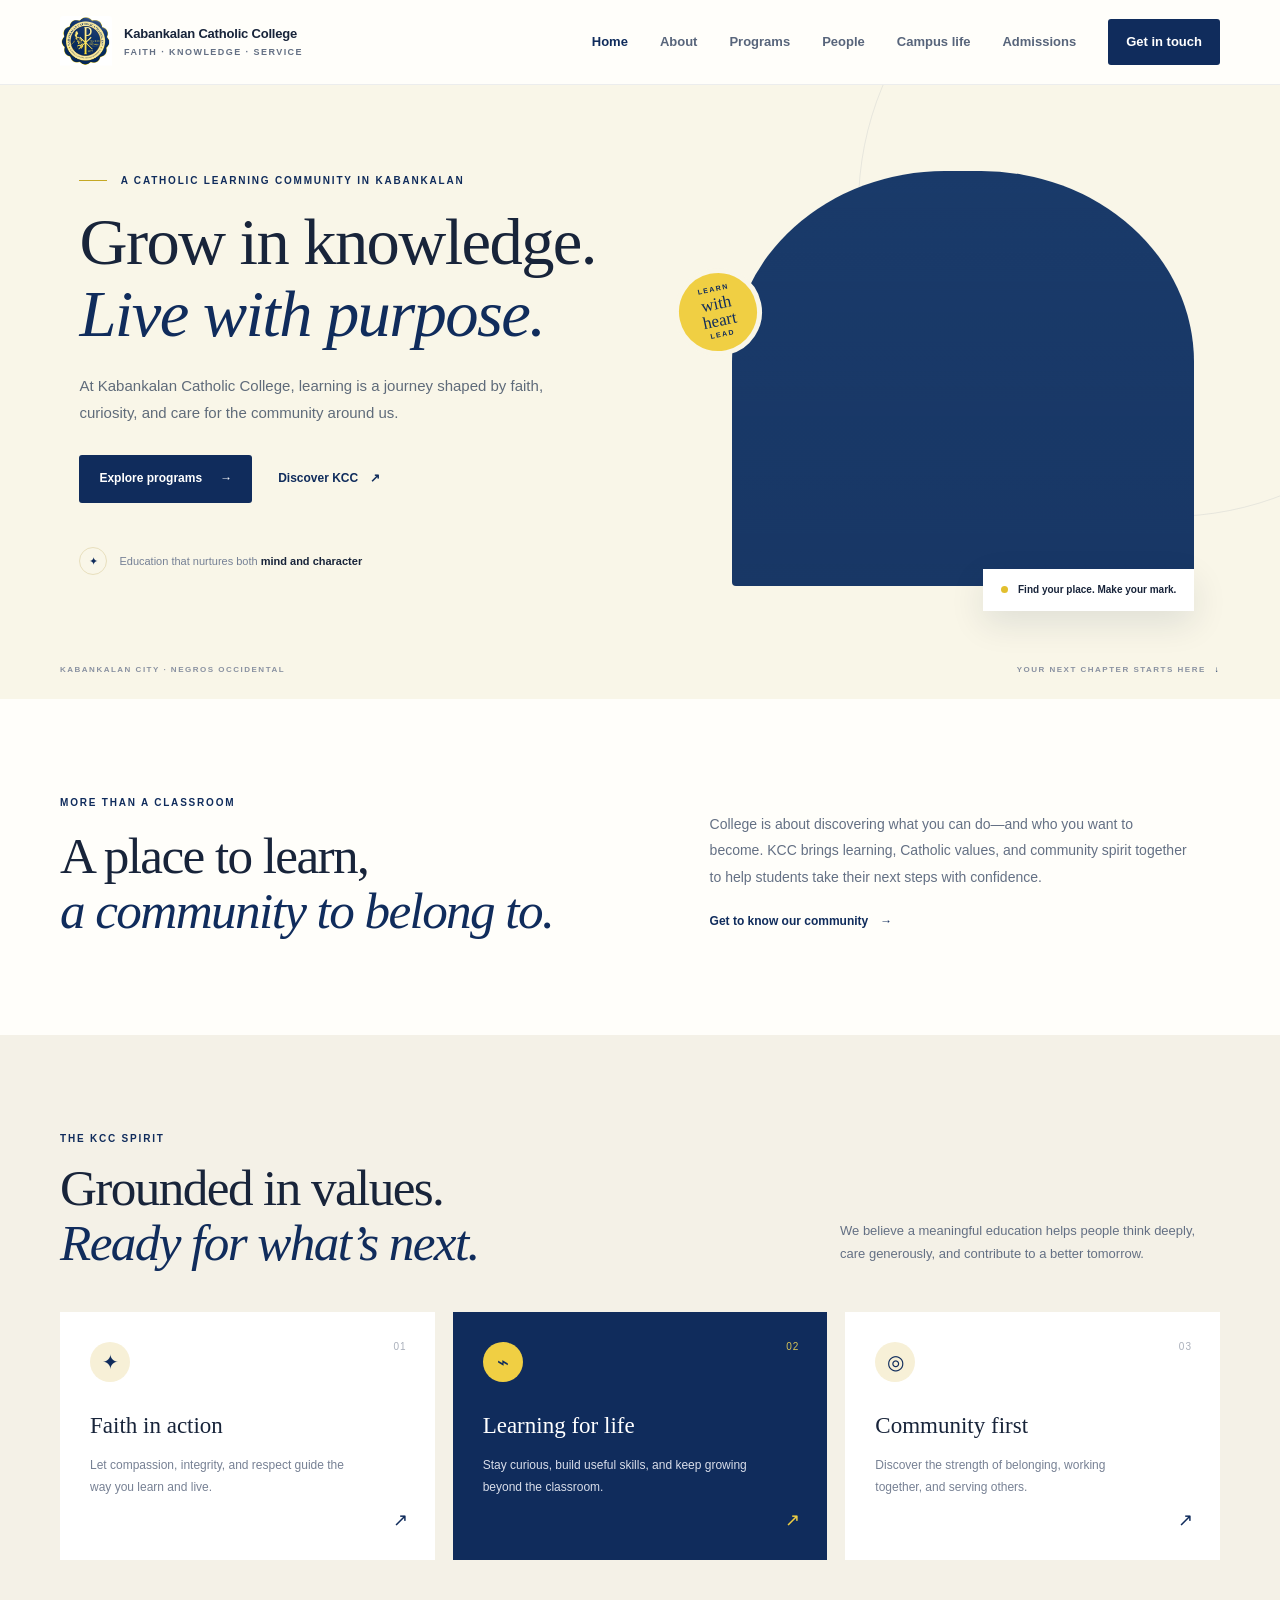
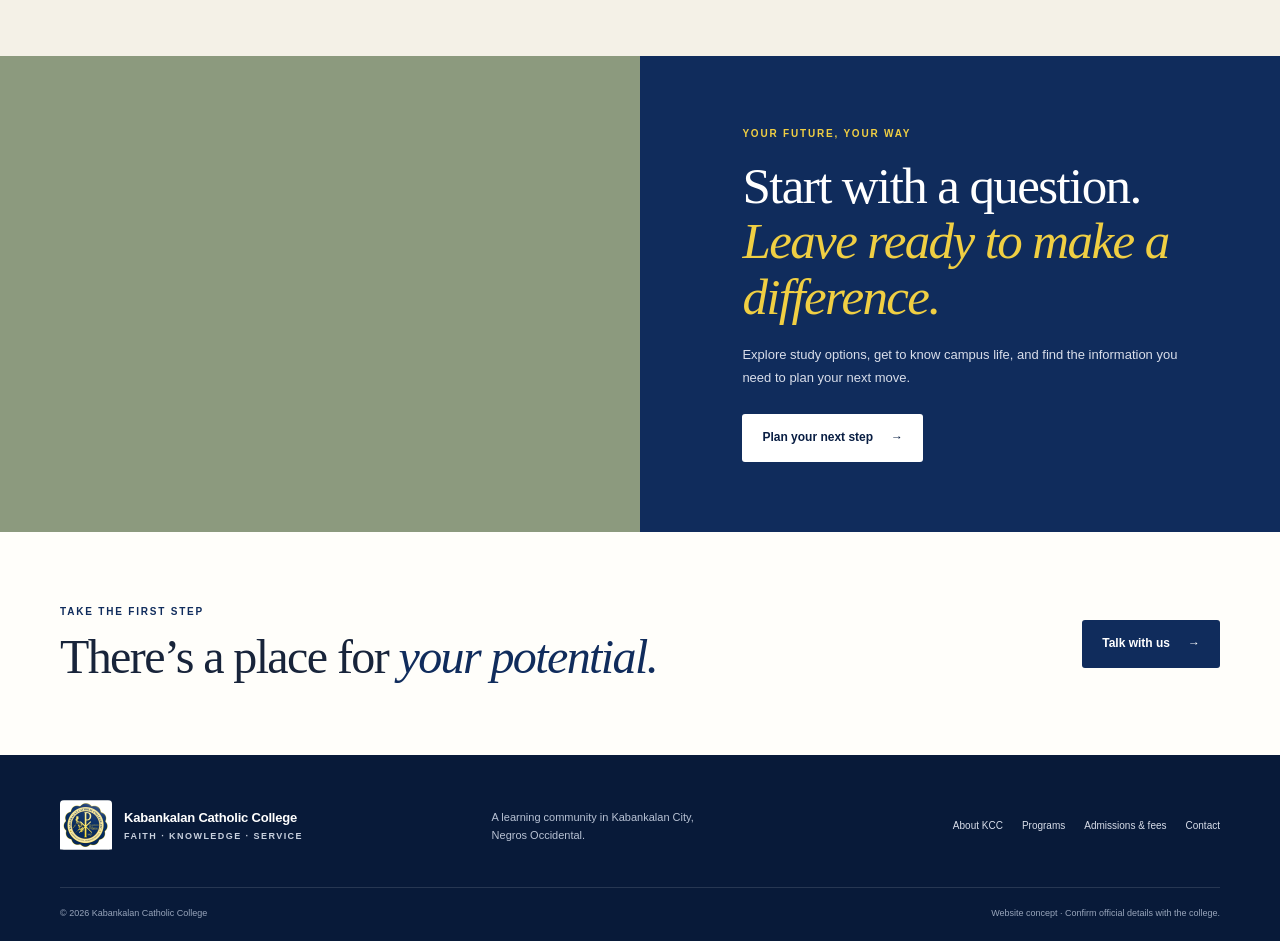
<file: index.html>
<!DOCTYPE html>
<html lang="en">
<head>
  <meta charset="UTF-8">
  <meta name="viewport" content="width=device-width, initial-scale=1.0">
  <meta name="description" content="Discover Kabankalan Catholic College, a Catholic learning community focused on faith, knowledge, and service.">
  <title>Kabankalan Catholic College | Learn with purpose</title>
  <link rel="stylesheet" href="assets/css/style.css">
  <script src="assets/js/main.js" defer></script>
</head>
<body>
  <a class="skip-link" href="#main">Skip to content</a>
  <header class="site-header">
    <div class="container nav-wrap">
      <a class="brand" href="index.html" aria-label="Kabankalan Catholic College home"><img class="brand-logo" src="assets/images/kcc-logo.png" alt=""><span class="brand-name">Kabankalan Catholic College<small>Faith · Knowledge · Service</small></span></a>
      <button class="menu-toggle" type="button" aria-expanded="false" aria-controls="primary-nav"><span></span><span></span><span class="sr-only">Toggle navigation</span></button>
      <nav class="site-nav" id="primary-nav" aria-label="Main navigation">
        <a class="active" aria-current="page" href="index.html">Home</a><a href="about.html">About</a><a href="courses.html">Programs</a><a href="trainers.html">People</a><a href="events.html">Campus life</a><a href="pricing.html">Admissions</a><a href="contact.html" class="nav-cta">Get in touch</a>
      </nav>
    </div>
  </header>
  <main id="main">
    <section class="hero">
      <div class="container hero-grid">
        <div class="hero-copy">
          <p class="eyebrow"><span class="eyebrow-line"></span> A Catholic learning community in Kabankalan</p>
          <h1>Grow in knowledge.<br><em>Live with purpose.</em></h1>
          <p class="hero-lead">At Kabankalan Catholic College, learning is a journey shaped by faith, curiosity, and care for the community around us.</p>
          <div class="hero-actions"><a class="button button-primary" href="courses.html">Explore programs <span aria-hidden="true">→</span></a><a class="text-link" href="about.html">Discover KCC <span aria-hidden="true">↗</span></a></div>
          <div class="hero-note"><span class="note-icon">✦</span><span>Education that nurtures both <strong>mind and character</strong></span></div>
        </div>
        <div class="hero-visual">
          <div class="hero-photo" role="img" aria-label="Students sharing a moment on a university campus"></div>
          <div class="photo-caption"><span class="caption-dot"></span><span>Find your place. Make your mark.</span></div>
          <div class="hero-stamp"><span>LEARN</span><b>with<br>heart</b><span>LEAD</span></div>
        </div>
      </div>
      <div class="hero-bottom container"><span>KABANKALAN CITY · NEGROS OCCIDENTAL</span><span>YOUR NEXT CHAPTER STARTS HERE <span aria-hidden="true">↓</span></span></div>
    </section>
    <section class="intro-section section-pad">
      <div class="container intro-grid">
        <div><p class="eyebrow">More than a classroom</p><h2>A place to learn,<br><em>a community to belong to.</em></h2></div>
        <div class="intro-copy"><p>College is about discovering what you can do—and who you want to become. KCC brings learning, Catholic values, and community spirit together to help students take their next steps with confidence.</p><a class="text-link" href="about.html">Get to know our community <span aria-hidden="true">→</span></a></div>
      </div>
    </section>
    <section class="values-section section-pad">
      <div class="container">
        <div class="section-heading"><div><p class="eyebrow">The KCC spirit</p><h2>Grounded in values.<br><em>Ready for what’s next.</em></h2></div><p>We believe a meaningful education helps people think deeply, care generously, and contribute to a better tomorrow.</p></div>
        <div class="value-grid">
          <article class="value-card"><span class="card-number">01</span><div class="value-icon">✦</div><h3>Faith in action</h3><p>Let compassion, integrity, and respect guide the way you learn and live.</p><a href="about.html" aria-label="Learn about faith in action">↗</a></article>
          <article class="value-card value-card-dark"><span class="card-number">02</span><div class="value-icon">⌁</div><h3>Learning for life</h3><p>Stay curious, build useful skills, and keep growing beyond the classroom.</p><a href="courses.html" aria-label="Explore learning programs">↗</a></article>
          <article class="value-card"><span class="card-number">03</span><div class="value-icon">◎</div><h3>Community first</h3><p>Discover the strength of belonging, working together, and serving others.</p><a href="events.html" aria-label="Explore campus life">↗</a></article>
        </div>
      </div>
    </section>
    <section class="home-feature">
      <div class="feature-photo" role="img" aria-label="Students studying and collaborating"></div>
      <div class="feature-panel"><p class="eyebrow">Your future, your way</p><h2>Start with a question.<br><em>Leave ready to make a difference.</em></h2><p>Explore study options, get to know campus life, and find the information you need to plan your next move.</p><a class="button button-light" href="starter-page.html">Plan your next step <span aria-hidden="true">→</span></a></div>
    </section>
    <section class="section-pad closing-cta"><div class="container cta-inner"><div><p class="eyebrow">Take the first step</p><h2>There’s a place for <em>your potential.</em></h2></div><a class="button button-primary" href="contact.html">Talk with us <span aria-hidden="true">→</span></a></div></section>
  </main>
  <footer class="site-footer"><div class="container footer-main"><a class="brand footer-brand" href="index.html"><img class="brand-logo" src="assets/images/kcc-logo.png" alt=""><span class="brand-name">Kabankalan Catholic College<small>Faith · Knowledge · Service</small></span></a><p>A learning community in Kabankalan City, Negros Occidental.</p><div class="footer-links"><a href="about.html">About KCC</a><a href="courses.html">Programs</a><a href="pricing.html">Admissions & fees</a><a href="contact.html">Contact</a></div></div><div class="container footer-bottom"><span>© <span data-year></span> Kabankalan Catholic College</span><span>Website concept · Confirm official details with the college.</span></div></footer>
</body>
</html>
</file>
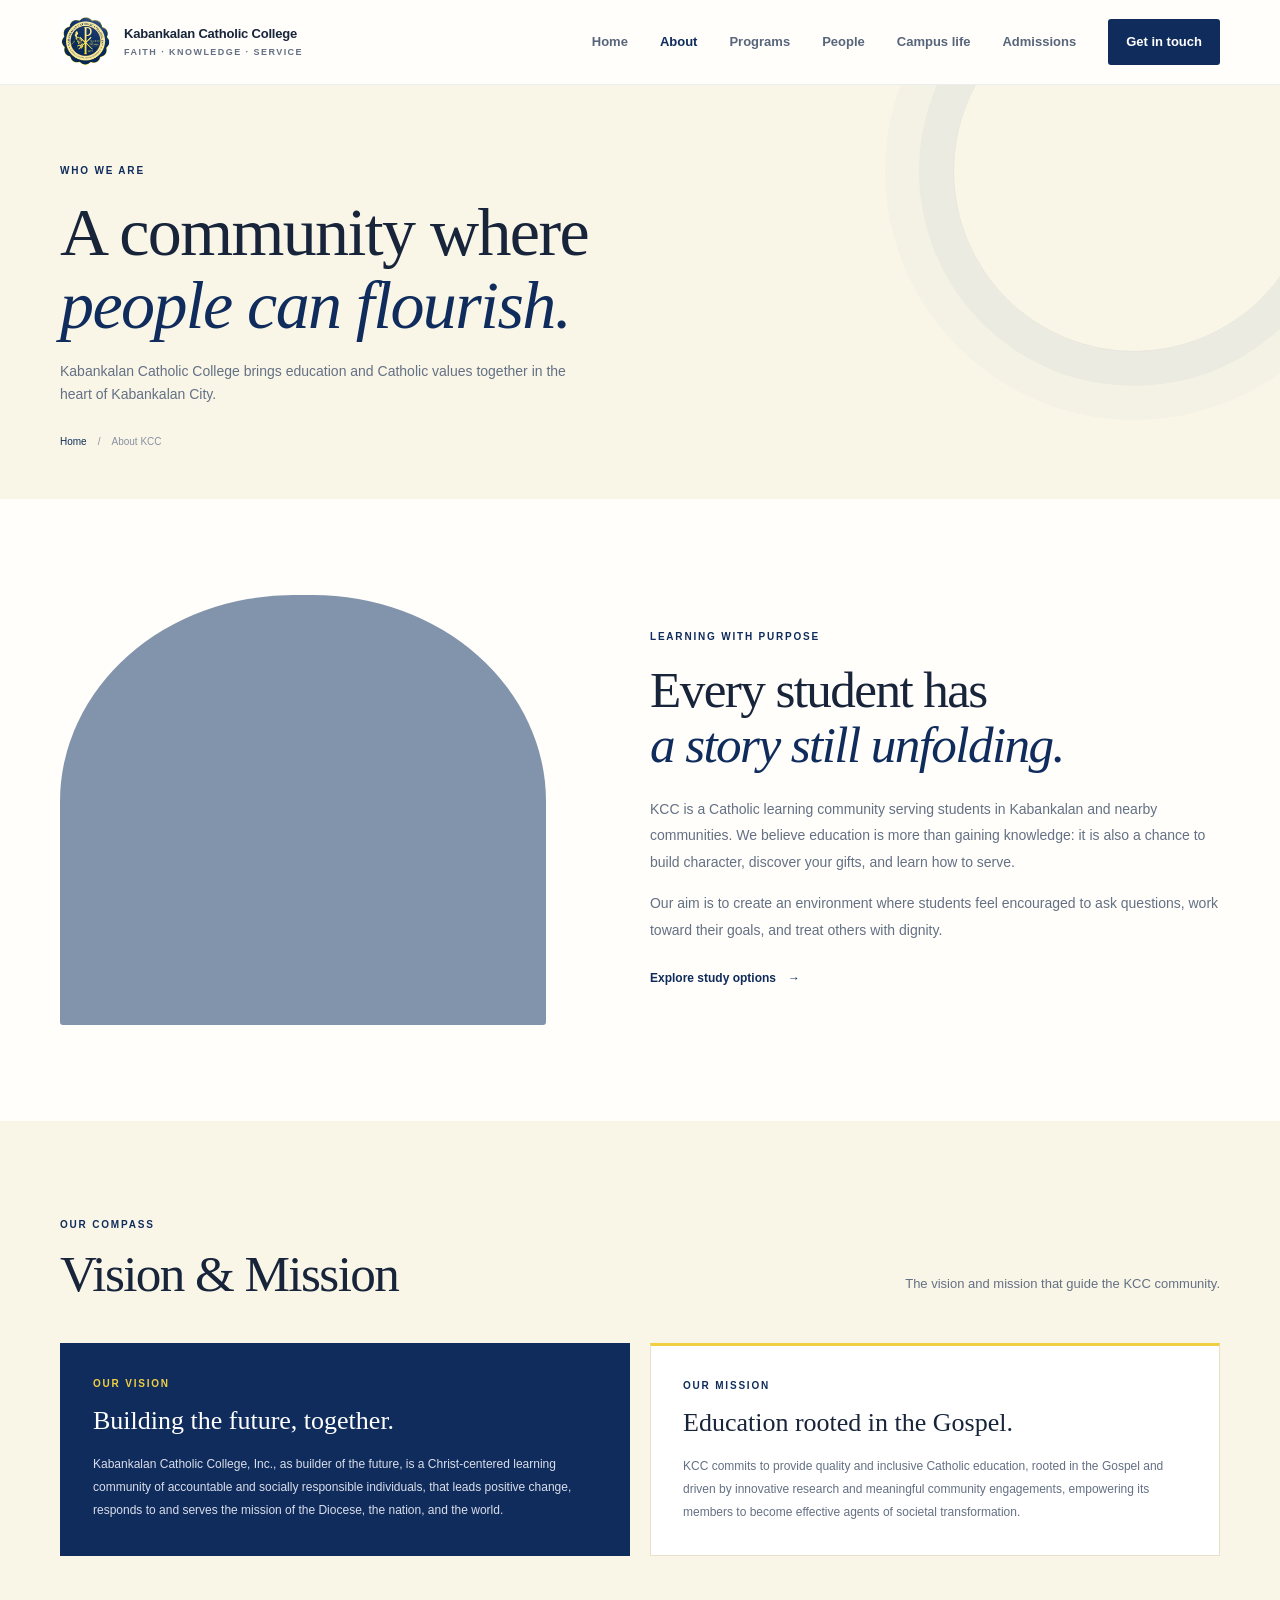
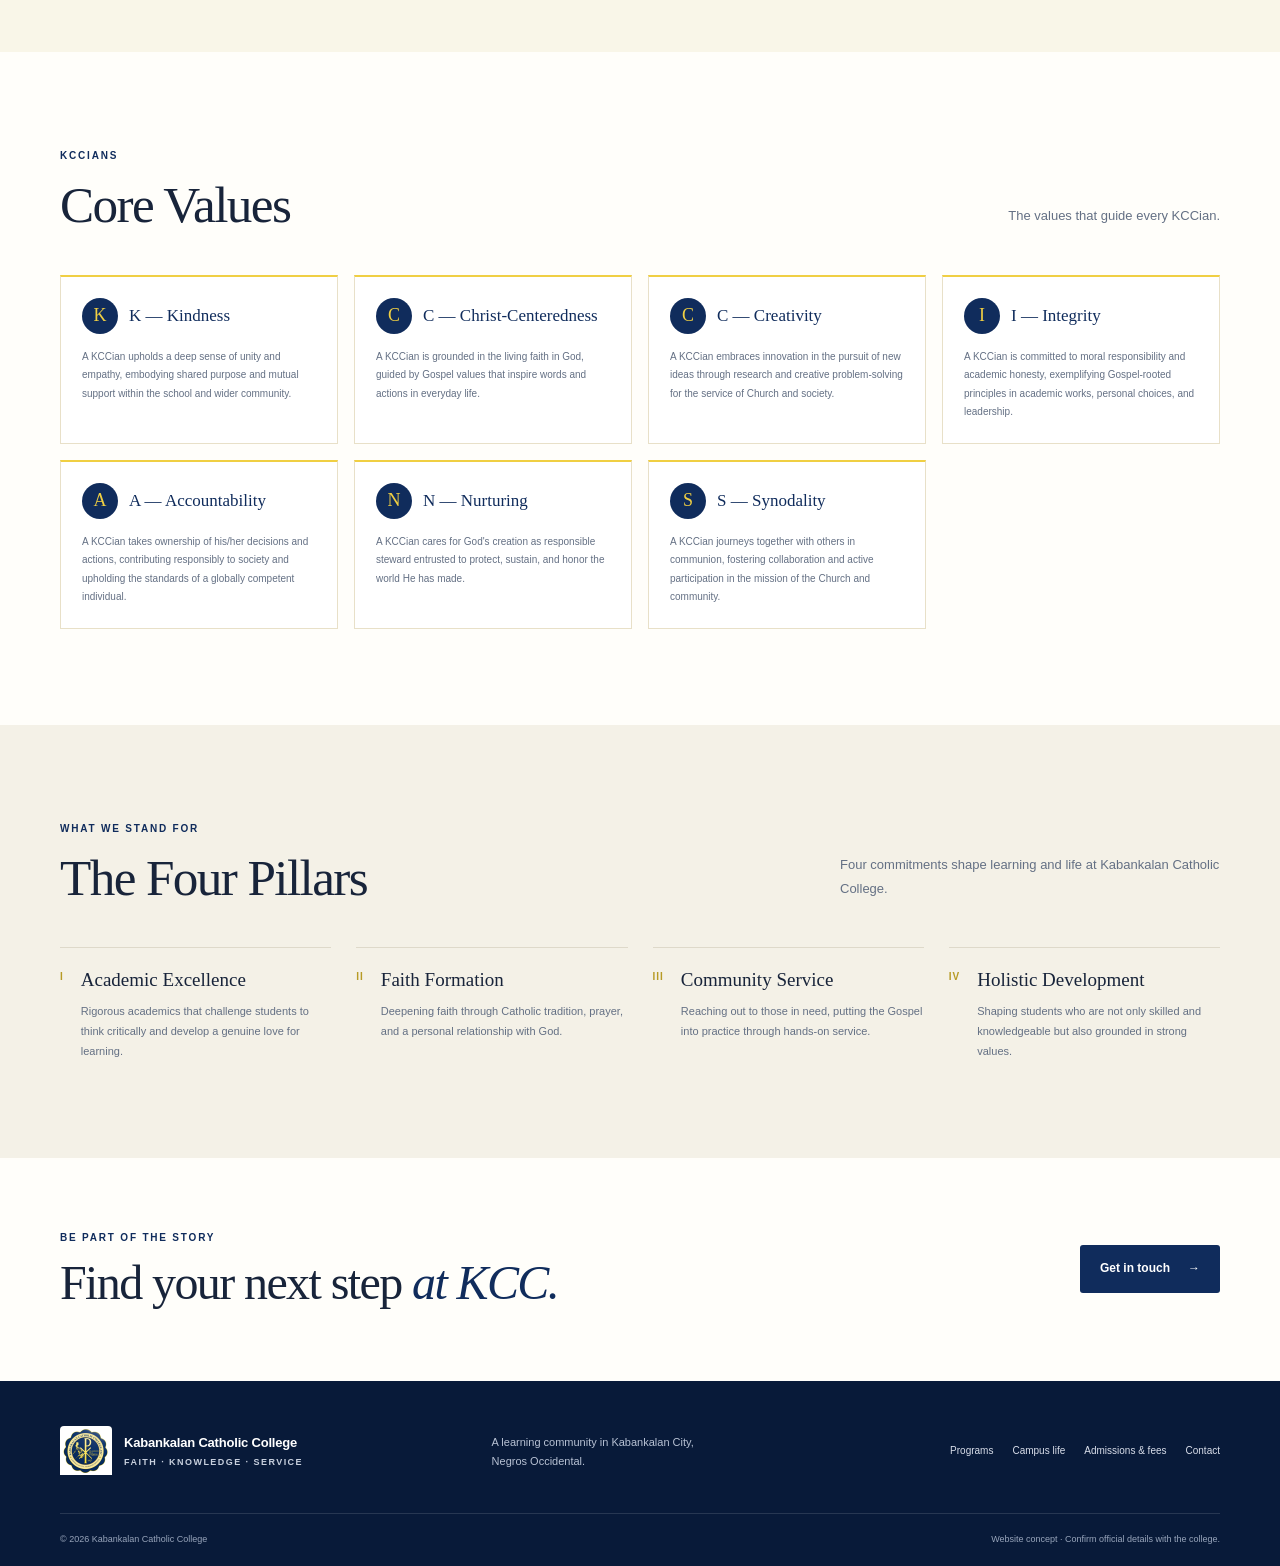
<file: about.html>
<!DOCTYPE html>
<html lang="en">
<head>
  <meta charset="UTF-8">
  <meta name="viewport" content="width=device-width, initial-scale=1.0">
  <meta name="description" content="Learn about the values and learning community of Kabankalan Catholic College.">
  <title>About KCC | Kabankalan Catholic College</title>
  <link rel="stylesheet" href="assets/css/style.css"><script src="assets/js/main.js" defer></script>
</head>
<body>
  <a class="skip-link" href="#main">Skip to content</a>
  <header class="site-header"><div class="container nav-wrap"><a class="brand" href="index.html"><img class="brand-logo" src="assets/images/kcc-logo.png" alt=""><span class="brand-name">Kabankalan Catholic College<small>Faith · Knowledge · Service</small></span></a><button class="menu-toggle" type="button" aria-expanded="false" aria-controls="primary-nav"><span></span><span></span><span class="sr-only">Toggle navigation</span></button><nav class="site-nav" id="primary-nav" aria-label="Main navigation"><a href="index.html">Home</a><a class="active" aria-current="page" href="about.html">About</a><a href="courses.html">Programs</a><a href="trainers.html">People</a><a href="events.html">Campus life</a><a href="pricing.html">Admissions</a><a href="contact.html" class="nav-cta">Get in touch</a></nav></div></header>
  <main id="main">
    <section class="page-hero"><div class="container page-hero-inner"><p class="eyebrow">Who we are</p><h1>A community where<br><em>people can flourish.</em></h1><p>Kabankalan Catholic College brings education and Catholic values together in the heart of Kabankalan City.</p><div class="breadcrumbs"><a href="index.html">Home</a><span>/</span><span>About KCC</span></div></div></section>
    <section class="section-pad"><div class="container story-grid"><div class="story-image image-campus" role="img" aria-label="Students walking through a college campus"></div><div class="story-copy"><p class="eyebrow">Learning with purpose</p><h2>Every student has<br><em>a story still unfolding.</em></h2><p>KCC is a Catholic learning community serving students in Kabankalan and nearby communities. We believe education is more than gaining knowledge: it is also a chance to build character, discover your gifts, and learn how to serve.</p><p>Our aim is to create an environment where students feel encouraged to ask questions, work toward their goals, and treat others with dignity.</p><a class="text-link" href="courses.html">Explore study options <span aria-hidden="true">→</span></a></div></div></section>
    <section class="compass-section section-pad" aria-labelledby="compass-title"><div class="container"><div class="section-heading"><div><p class="eyebrow">Our Compass</p><h2 id="compass-title">Vision &amp; Mission</h2></div><p>The vision and mission that guide the KCC community.</p></div><div class="compass-grid"><article class="compass-card compass-card-vision"><p class="eyebrow">Our Vision</p><h3>Building the future, together.</h3><p>Kabankalan Catholic College, Inc., as builder of the future, is a Christ-centered learning community of accountable and socially responsible individuals, that leads positive change, responds to and serves the mission of the Diocese, the nation, and the world.</p></article><article class="compass-card compass-card-mission"><p class="eyebrow">Our Mission</p><h3>Education rooted in the Gospel.</h3><p>KCC commits to provide quality and inclusive Catholic education, rooted in the Gospel and driven by innovative research and meaningful community engagements, empowering its members to become effective agents of societal transformation.</p></article></div></div></section>
    <section class="core-values-section section-pad" aria-labelledby="core-values-title"><div class="container"><div class="section-heading"><div><p class="eyebrow">KCCians</p><h2 id="core-values-title">Core Values</h2></div><p>The values that guide every KCCian.</p></div><div class="core-value-grid"><article class="core-value-card"><div class="core-value-heading"><span>K</span><h3>K — Kindness</h3></div><p>A KCCian upholds a deep sense of unity and empathy, embodying shared purpose and mutual support within the school and wider community.</p></article><article class="core-value-card"><div class="core-value-heading"><span>C</span><h3>C — Christ-Centeredness</h3></div><p>A KCCian is grounded in the living faith in God, guided by Gospel values that inspire words and actions in everyday life.</p></article><article class="core-value-card"><div class="core-value-heading"><span>C</span><h3>C — Creativity</h3></div><p>A KCCian embraces innovation in the pursuit of new ideas through research and creative problem-solving for the service of Church and society.</p></article><article class="core-value-card"><div class="core-value-heading"><span>I</span><h3>I — Integrity</h3></div><p>A KCCian is committed to moral responsibility and academic honesty, exemplifying Gospel-rooted principles in academic works, personal choices, and leadership.</p></article><article class="core-value-card"><div class="core-value-heading"><span>A</span><h3>A — Accountability</h3></div><p>A KCCian takes ownership of his/her decisions and actions, contributing responsibly to society and upholding the standards of a globally competent individual.</p></article><article class="core-value-card"><div class="core-value-heading"><span>N</span><h3>N — Nurturing</h3></div><p>A KCCian cares for God's creation as responsible steward entrusted to protect, sustain, and honor the world He has made.</p></article><article class="core-value-card"><div class="core-value-heading"><span>S</span><h3>S — Synodality</h3></div><p>A KCCian journeys together with others in communion, fostering collaboration and active participation in the mission of the Church and community.</p></article></div></div></section>
    <section class="values-band section-pad"><div class="container"><div class="section-heading"><div><p class="eyebrow">What We Stand For</p><h2>The Four Pillars</h2></div><p>Four commitments shape learning and life at Kabankalan Catholic College.</p></div><div class="principle-list"><article><span>I</span><div><h3>Academic Excellence</h3><p>Rigorous academics that challenge students to think critically and develop a genuine love for learning.</p></div></article><article><span>II</span><div><h3>Faith Formation</h3><p>Deepening faith through Catholic tradition, prayer, and a personal relationship with God.</p></div></article><article><span>III</span><div><h3>Community Service</h3><p>Reaching out to those in need, putting the Gospel into practice through hands-on service.</p></div></article><article><span>IV</span><div><h3>Holistic Development</h3><p>Shaping students who are not only skilled and knowledgeable but also grounded in strong values.</p></div></article></div></div></section>
    <section class="section-pad closing-cta"><div class="container cta-inner"><div><p class="eyebrow">Be part of the story</p><h2>Find your next step <em>at KCC.</em></h2></div><a class="button button-primary" href="contact.html">Get in touch <span aria-hidden="true">→</span></a></div></section>
  </main>
  <footer class="site-footer"><div class="container footer-main"><a class="brand footer-brand" href="index.html"><img class="brand-logo" src="assets/images/kcc-logo.png" alt=""><span class="brand-name">Kabankalan Catholic College<small>Faith · Knowledge · Service</small></span></a><p>A learning community in Kabankalan City, Negros Occidental.</p><div class="footer-links"><a href="courses.html">Programs</a><a href="events.html">Campus life</a><a href="pricing.html">Admissions & fees</a><a href="contact.html">Contact</a></div></div><div class="container footer-bottom"><span>© <span data-year></span> Kabankalan Catholic College</span><span>Website concept · Confirm official details with the college.</span></div></footer>
</body>
</html>
</file>
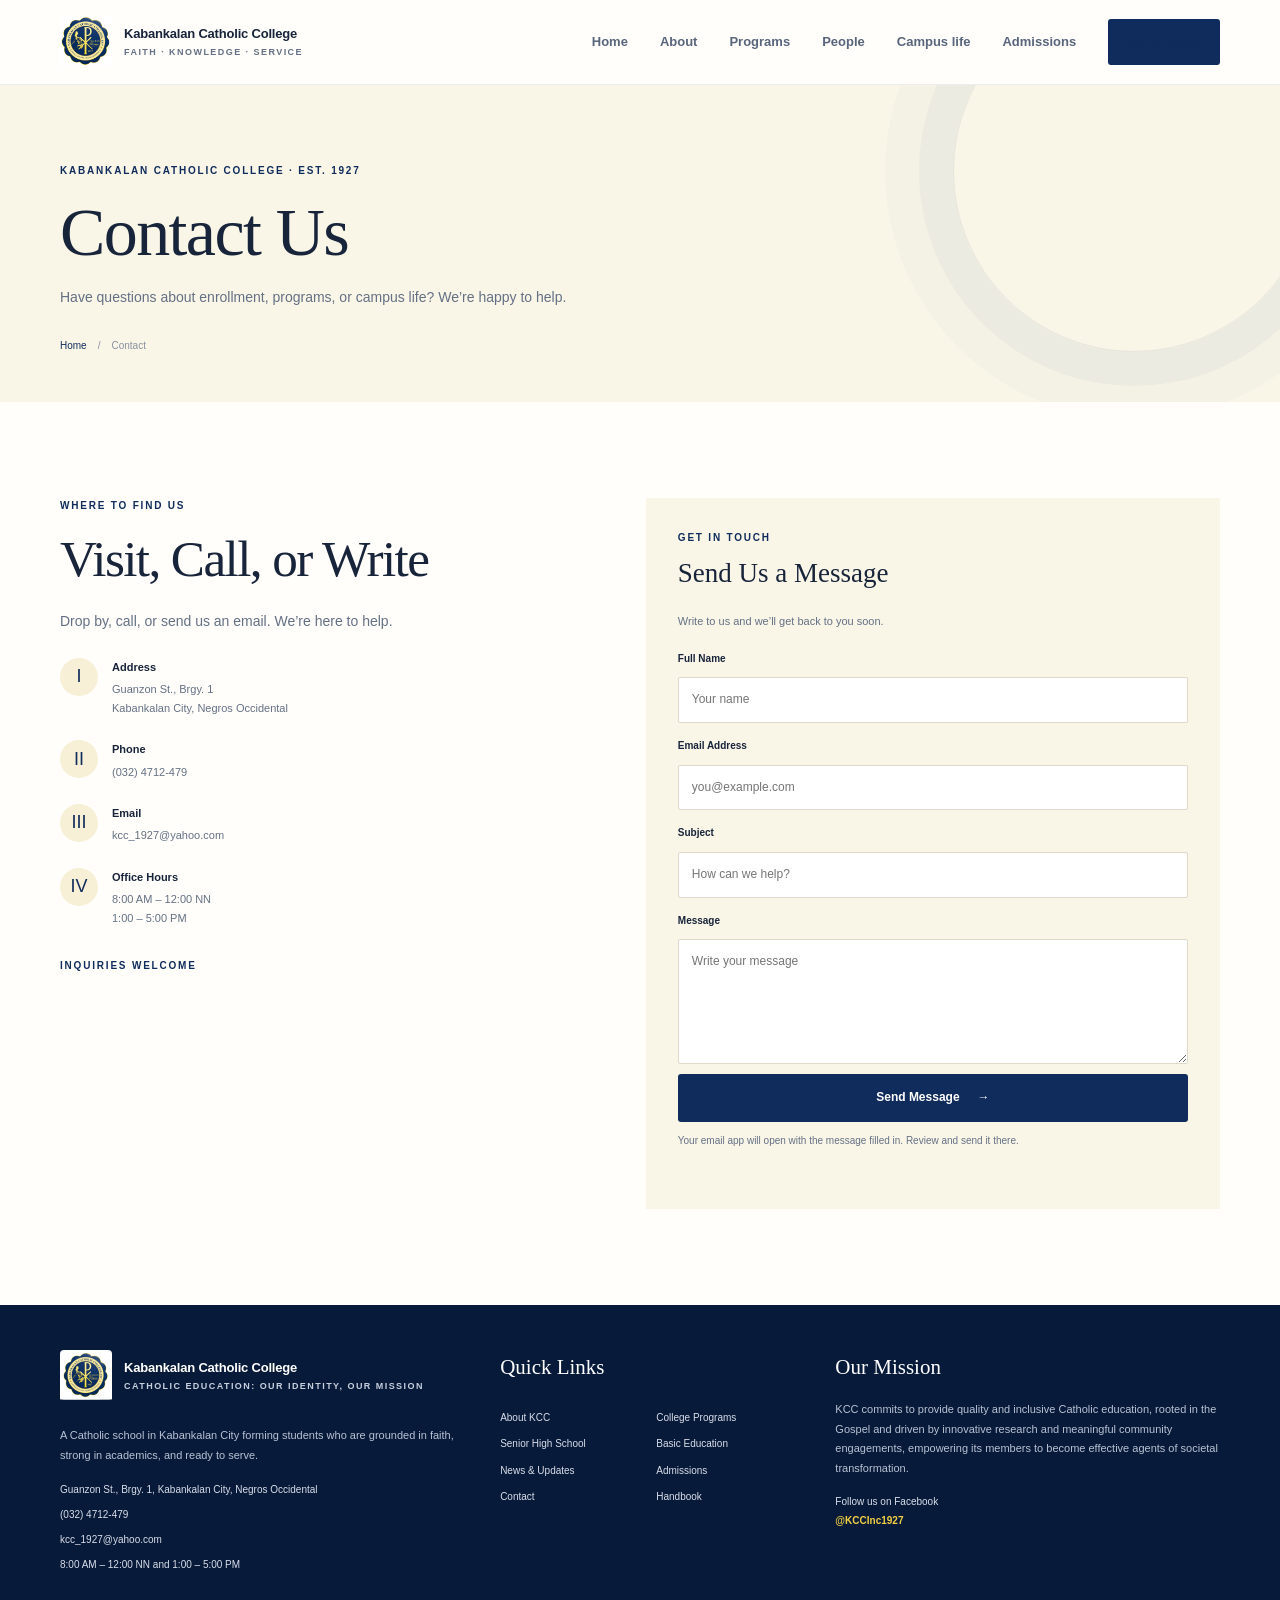
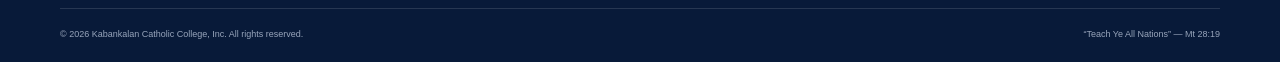
<file: contact.html>
<!DOCTYPE html>
<html lang="en">
<head>
  <meta charset="UTF-8"><meta name="viewport" content="width=device-width, initial-scale=1.0">
  <meta name="description" content="Contact Kabankalan Catholic College to ask about programs, admissions, and campus life.">
  <title>Contact | Kabankalan Catholic College</title><link rel="stylesheet" href="assets/css/style.css"><script src="assets/js/main.js" defer></script>
</head>
<body>
  <a class="skip-link" href="#main">Skip to content</a>
  <header class="site-header"><div class="container nav-wrap"><a class="brand" href="index.html"><img class="brand-logo" src="assets/images/kcc-logo.png" alt=""><span class="brand-name">Kabankalan Catholic College<small>Faith · Knowledge · Service</small></span></a><button class="menu-toggle" type="button" aria-expanded="false" aria-controls="primary-nav"><span></span><span></span><span class="sr-only">Toggle navigation</span></button><nav class="site-nav" id="primary-nav" aria-label="Main navigation"><a href="index.html">Home</a><a href="about.html">About</a><a href="courses.html">Programs</a><a href="trainers.html">People</a><a href="events.html">Campus life</a><a href="pricing.html">Admissions</a><a class="active nav-cta" aria-current="page" href="contact.html">Get in touch</a></nav></div></header>
  <main id="main">
    <section class="page-hero"><div class="container page-hero-inner"><p class="eyebrow">Kabankalan Catholic College · Est. 1927</p><h1>Contact Us</h1><p>Have questions about enrollment, programs, or campus life? We’re happy to help.</p><div class="breadcrumbs"><a href="index.html">Home</a><span>/</span><span>Contact</span></div></div></section>
    <section class="section-pad"><div class="container contact-grid"><div class="contact-copy"><p class="eyebrow">Where to Find Us</p><h2>Visit, Call, or Write</h2><p>Drop by, call, or send us an email. We’re here to help.</p><div class="contact-detail"><span class="contact-icon">I</span><div><strong>Address</strong><span>Guanzon St., Brgy. 1<br>Kabankalan City, Negros Occidental</span></div></div><div class="contact-detail"><span class="contact-icon">II</span><div><strong>Phone</strong><a href="tel:0324712479">(032) 4712-479</a></div></div><div class="contact-detail"><span class="contact-icon">III</span><div><strong>Email</strong><a href="mailto:kcc_1927@yahoo.com">kcc_1927@yahoo.com</a></div></div><div class="contact-detail"><span class="contact-icon">IV</span><div><strong>Office Hours</strong><span>8:00 AM – 12:00 NN<br>1:00 – 5:00 PM</span></div></div><p class="eyebrow contact-inquiries">Inquiries Welcome</p></div><form class="contact-form" id="contact-form"><p class="eyebrow">Get in touch</p><h3>Send Us a Message</h3><p class="contact-form-intro">Write to us and we’ll get back to you soon.</p><label for="name">Full Name</label><input id="name" name="name" type="text" autocomplete="name" placeholder="Your name" required><label for="email">Email Address</label><input id="email" name="email" type="email" autocomplete="email" placeholder="you@example.com" required><label for="subject">Subject</label><input id="subject" name="subject" type="text" placeholder="How can we help?" required><label for="message">Message</label><textarea id="message" name="message" rows="5" placeholder="Write your message" required></textarea><button class="button button-primary button-full" type="submit">Send Message <span aria-hidden="true">→</span></button><p class="form-note">Your email app will open with the message filled in. Review and send it there.</p><p class="form-status" id="form-status" role="status" aria-live="polite"></p></form></div></section>
  </main>
  <footer class="site-footer contact-site-footer"><div class="container contact-footer-grid"><div><a class="brand footer-brand" href="https://kcc.edu.ph/"><img class="brand-logo" src="assets/images/kcc-logo.png" alt=""><span class="brand-name">Kabankalan Catholic College<small>Catholic Education: Our Identity, Our Mission</small></span></a><p class="footer-school-description">A Catholic school in Kabankalan City forming students who are grounded in faith, strong in academics, and ready to serve.</p><div class="footer-contact-info"><span>Guanzon St., Brgy. 1, Kabankalan City, Negros Occidental</span><a href="tel:0324712479">(032) 4712-479</a><a href="mailto:kcc_1927@yahoo.com">kcc_1927@yahoo.com</a><span>8:00 AM – 12:00 NN and 1:00 – 5:00 PM</span></div></div><nav class="contact-quick-links" aria-label="Quick links"><h3>Quick Links</h3><a href="https://kcc.edu.ph/about">About KCC</a><a href="https://kcc.edu.ph/programs">College Programs</a><a href="https://kcc.edu.ph/senior-high">Senior High School</a><a href="https://kcc.edu.ph/basic-education">Basic Education</a><a href="https://kcc.edu.ph/news">News &amp; Updates</a><a href="https://kcc.edu.ph/admissions">Admissions</a><a href="https://kcc.edu.ph/contact">Contact</a><a href="https://kcc.edu.ph/handbook">Handbook</a></nav><div class="footer-mission"><h3>Our Mission</h3><p>KCC commits to provide quality and inclusive Catholic education, rooted in the Gospel and driven by innovative research and meaningful community engagements, empowering its members to become effective agents of societal transformation.</p><a href="https://www.facebook.com/KCCInc1927">Follow us on Facebook <strong>@KCCInc1927</strong></a></div></div><div class="container footer-bottom"><span>© <span data-year></span> Kabankalan Catholic College, Inc. All rights reserved.</span><span>“Teach Ye All Nations” — Mt 28:19</span></div></footer>
</body>
</html>
</file>
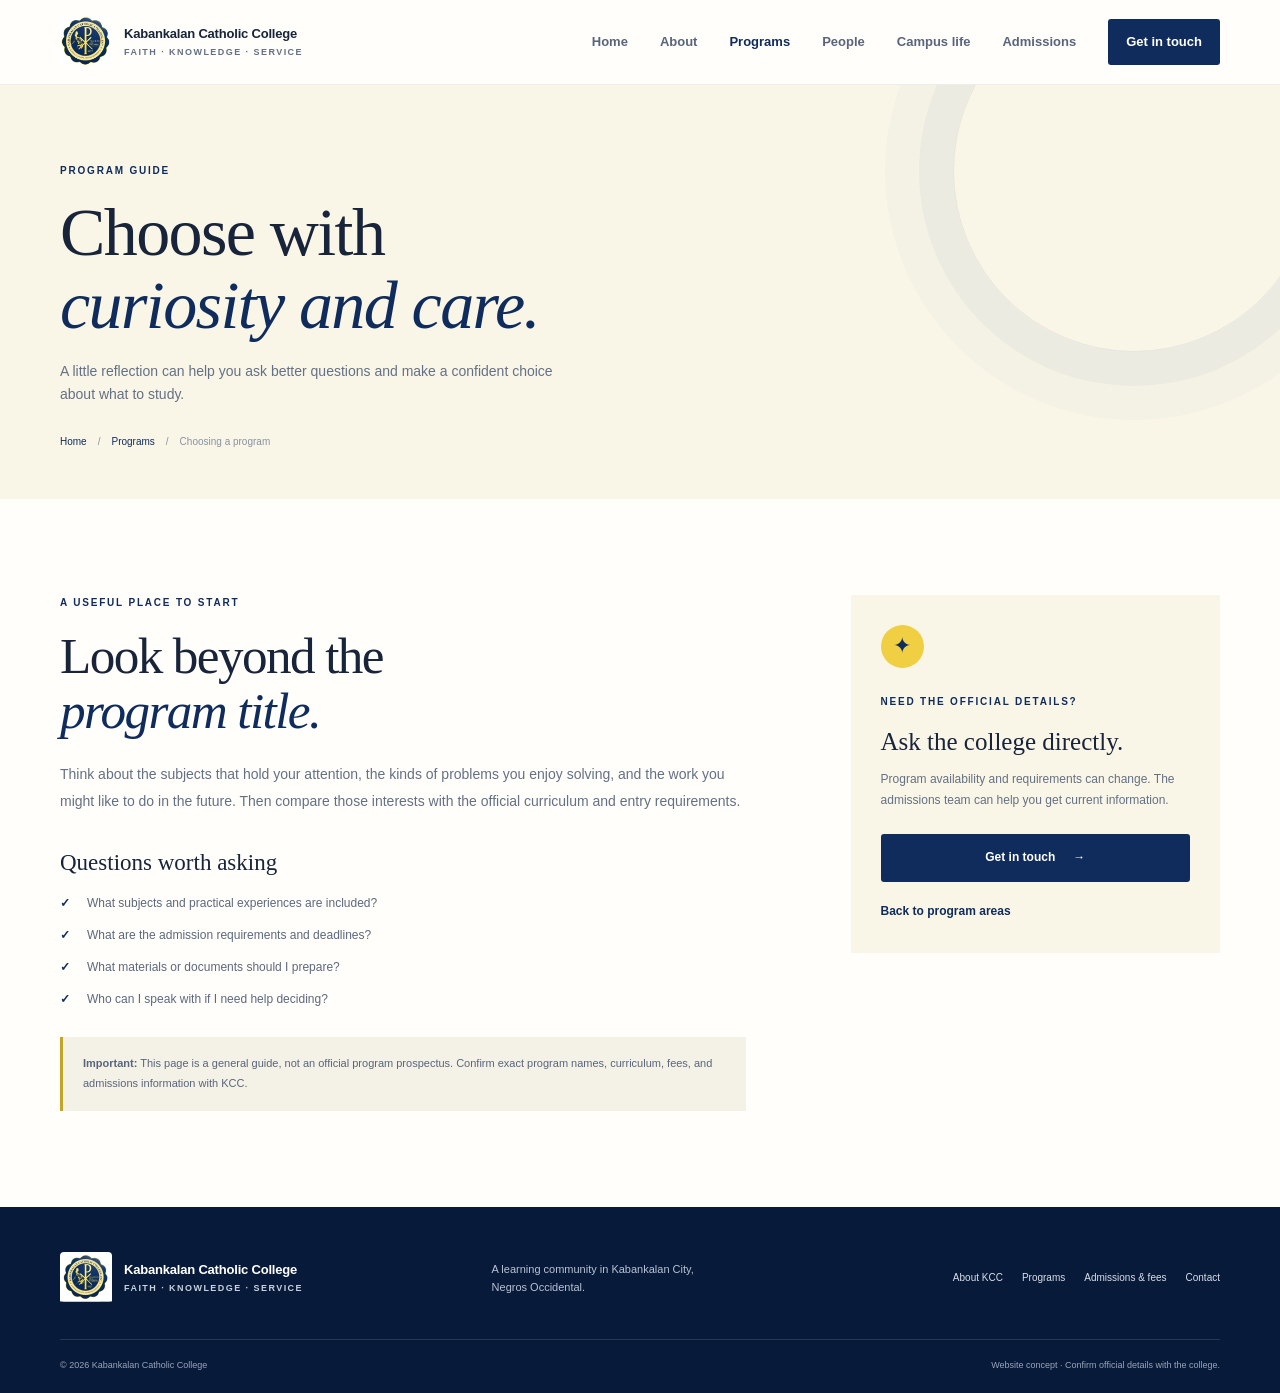
<file: course-details.html>
<!DOCTYPE html>
<html lang="en">
<head>
  <meta charset="UTF-8"><meta name="viewport" content="width=device-width, initial-scale=1.0">
  <meta name="description" content="A guide to choosing a study area and checking program details with Kabankalan Catholic College.">
  <title>Choosing a Program | Kabankalan Catholic College</title><link rel="stylesheet" href="assets/css/style.css"><script src="assets/js/main.js" defer></script>
</head>
<body>
  <a class="skip-link" href="#main">Skip to content</a>
  <header class="site-header"><div class="container nav-wrap"><a class="brand" href="index.html"><img class="brand-logo" src="assets/images/kcc-logo.png" alt=""><span class="brand-name">Kabankalan Catholic College<small>Faith · Knowledge · Service</small></span></a><button class="menu-toggle" type="button" aria-expanded="false" aria-controls="primary-nav"><span></span><span></span><span class="sr-only">Toggle navigation</span></button><nav class="site-nav" id="primary-nav" aria-label="Main navigation"><a href="index.html">Home</a><a href="about.html">About</a><a class="active" aria-current="page" href="courses.html">Programs</a><a href="trainers.html">People</a><a href="events.html">Campus life</a><a href="pricing.html">Admissions</a><a href="contact.html" class="nav-cta">Get in touch</a></nav></div></header>
  <main id="main">
    <section class="page-hero"><div class="container page-hero-inner"><p class="eyebrow">Program guide</p><h1>Choose with<br><em>curiosity and care.</em></h1><p>A little reflection can help you ask better questions and make a confident choice about what to study.</p><div class="breadcrumbs"><a href="index.html">Home</a><span>/</span><a href="courses.html">Programs</a><span>/</span><span>Choosing a program</span></div></div></section>
    <section class="section-pad"><div class="container detail-grid"><div class="detail-main"><p class="eyebrow">A useful place to start</p><h2>Look beyond the<br><em>program title.</em></h2><p>Think about the subjects that hold your attention, the kinds of problems you enjoy solving, and the work you might like to do in the future. Then compare those interests with the official curriculum and entry requirements.</p><h3>Questions worth asking</h3><ul class="check-list"><li>What subjects and practical experiences are included?</li><li>What are the admission requirements and deadlines?</li><li>What materials or documents should I prepare?</li><li>Who can I speak with if I need help deciding?</li></ul><div class="notice"><strong>Important:</strong> This page is a general guide, not an official program prospectus. Confirm exact program names, curriculum, fees, and admissions information with KCC.</div></div><aside class="detail-aside"><span class="aside-icon">✦</span><p class="eyebrow">Need the official details?</p><h3>Ask the college directly.</h3><p>Program availability and requirements can change. The admissions team can help you get current information.</p><a class="button button-primary button-full" href="contact.html">Get in touch <span aria-hidden="true">→</span></a><a class="text-link" href="courses.html">Back to program areas</a></aside></div></section>
  </main>
  <footer class="site-footer"><div class="container footer-main"><a class="brand footer-brand" href="index.html"><img class="brand-logo" src="assets/images/kcc-logo.png" alt=""><span class="brand-name">Kabankalan Catholic College<small>Faith · Knowledge · Service</small></span></a><p>A learning community in Kabankalan City, Negros Occidental.</p><div class="footer-links"><a href="about.html">About KCC</a><a href="courses.html">Programs</a><a href="pricing.html">Admissions & fees</a><a href="contact.html">Contact</a></div></div><div class="container footer-bottom"><span>© <span data-year></span> Kabankalan Catholic College</span><span>Website concept · Confirm official details with the college.</span></div></footer>
</body>
</html>
</file>
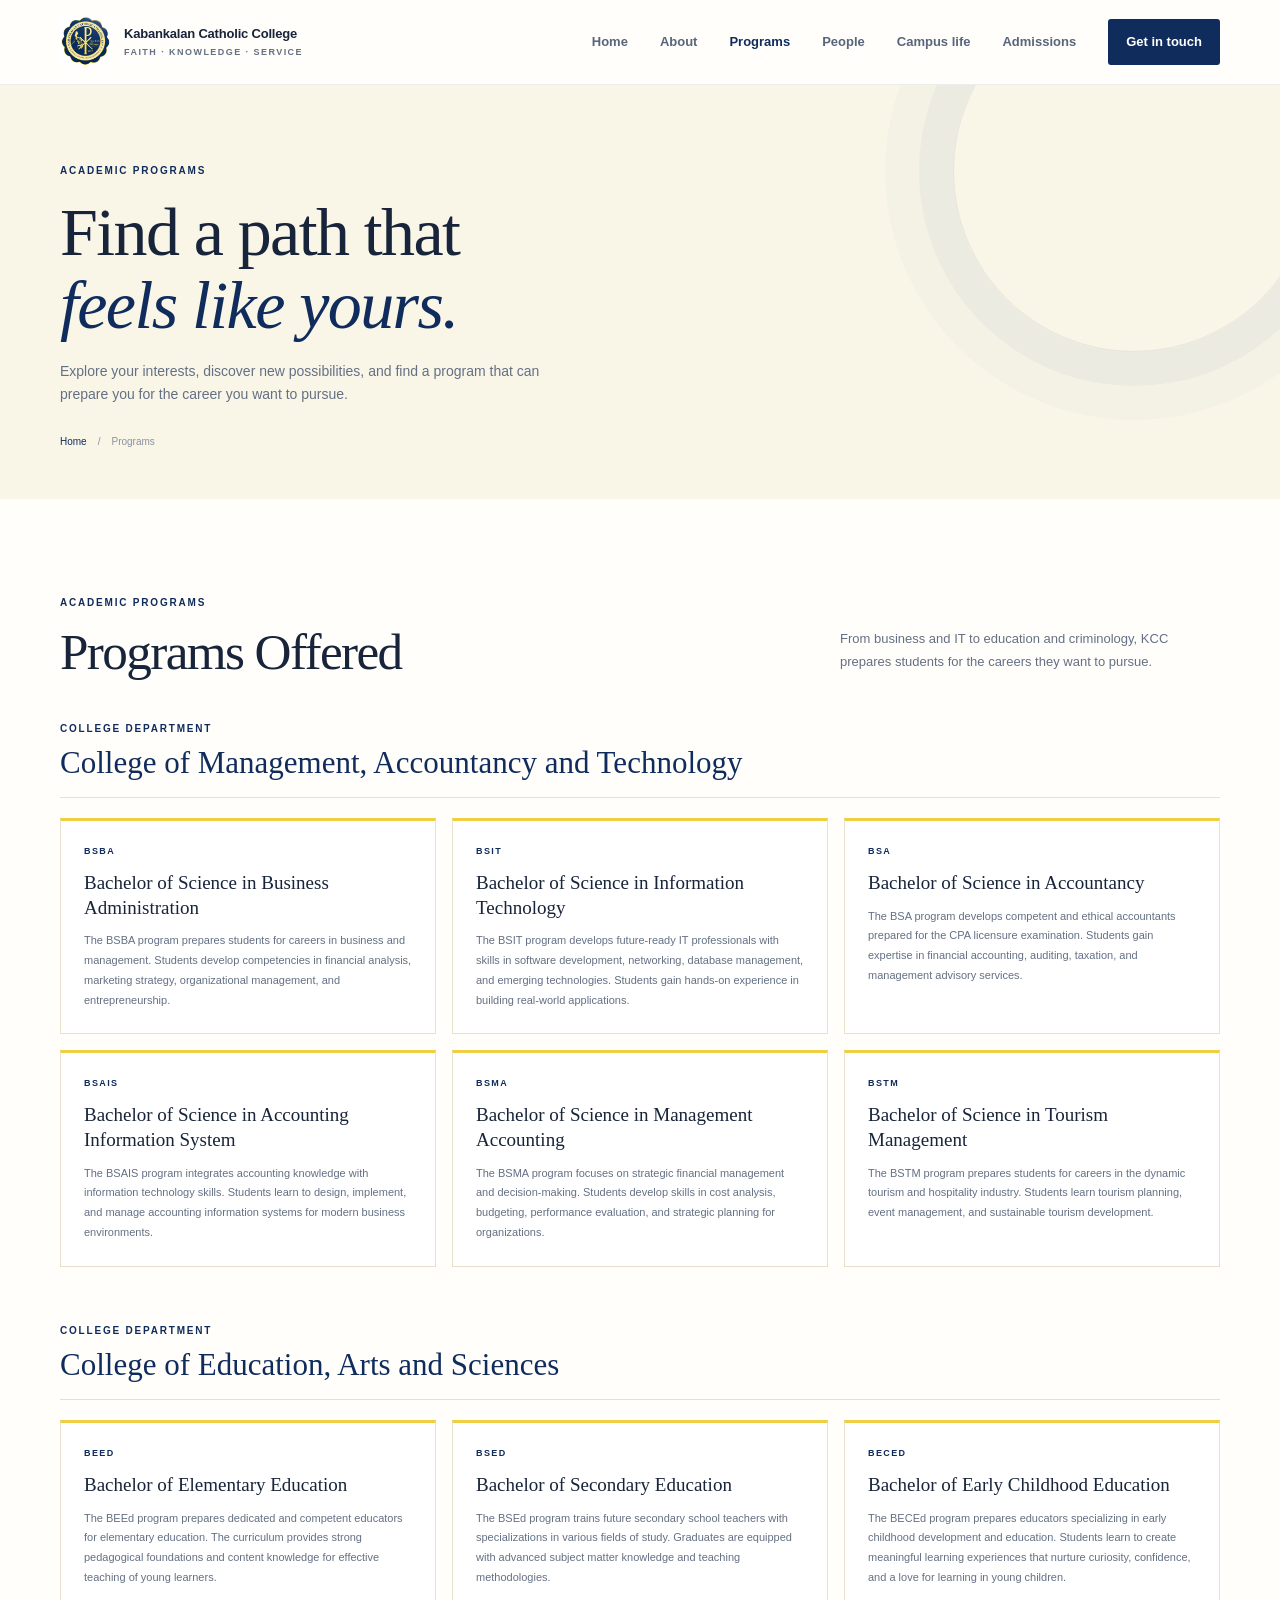
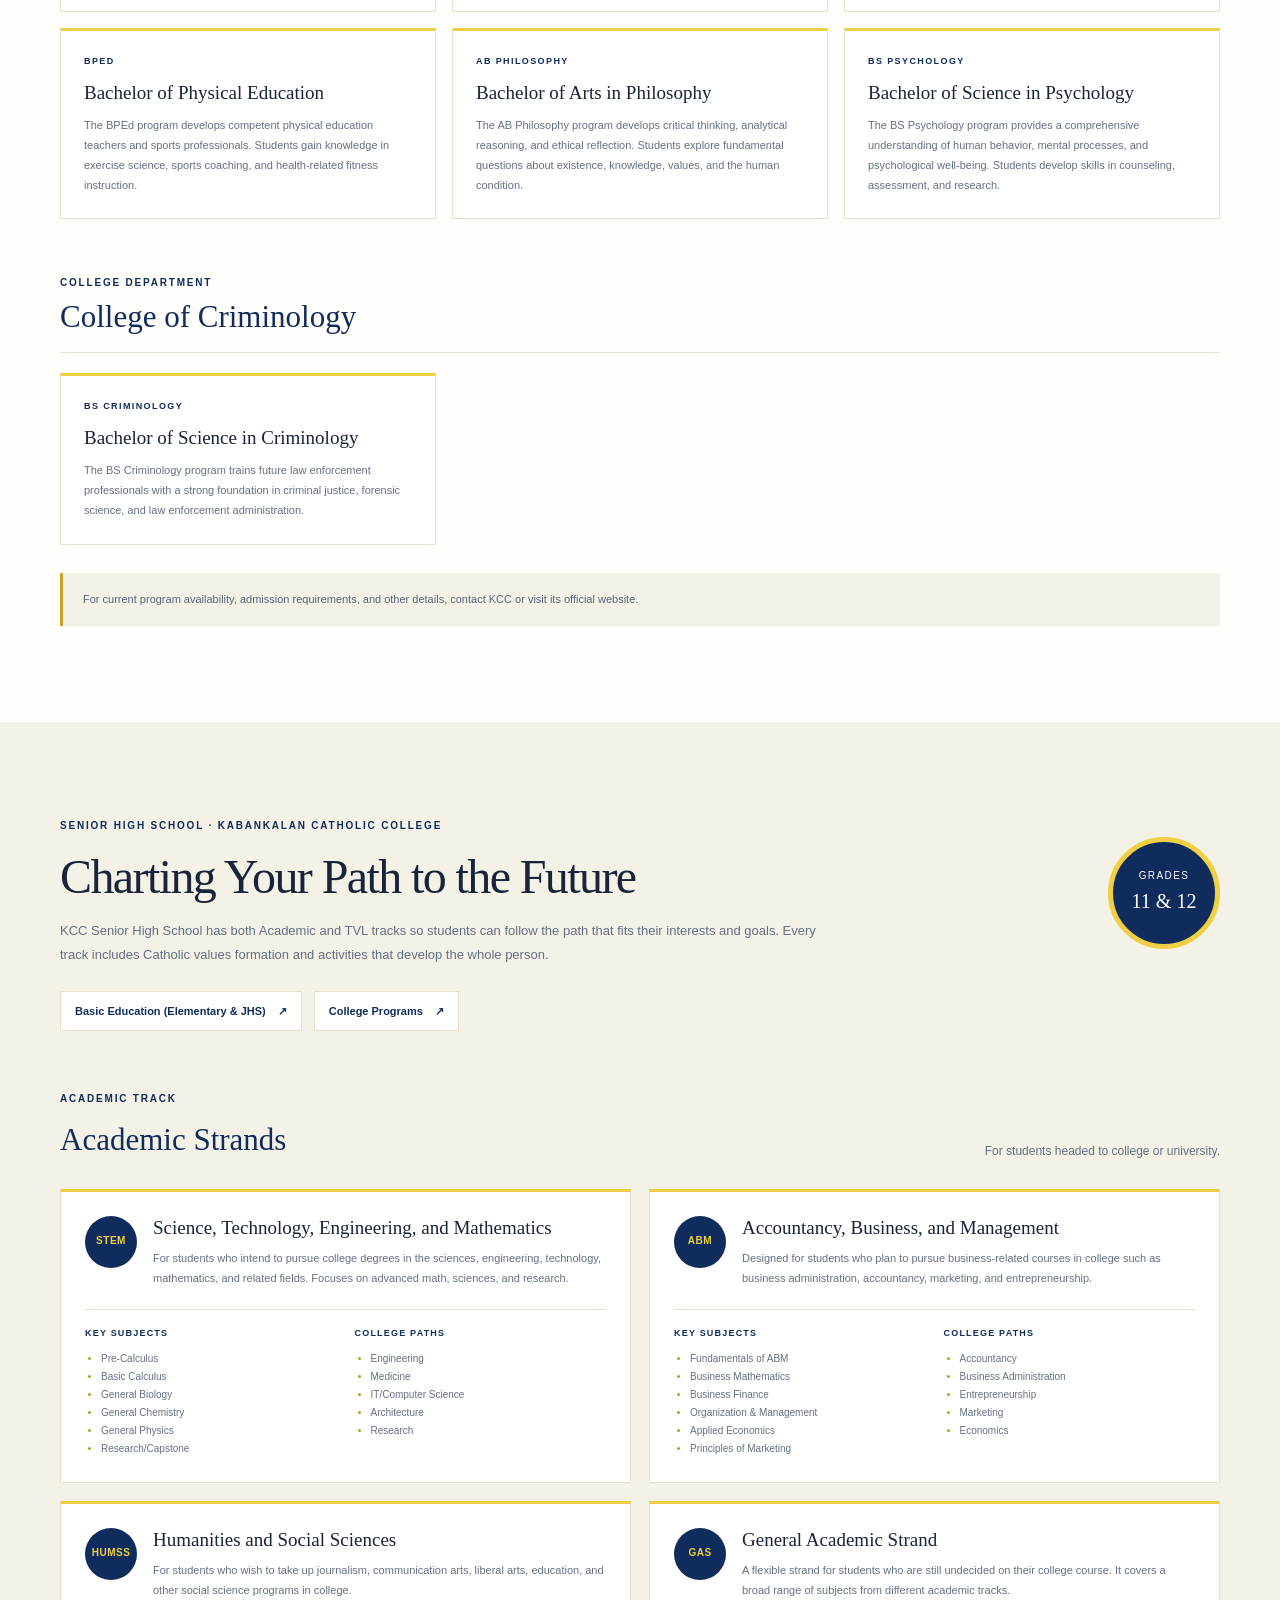
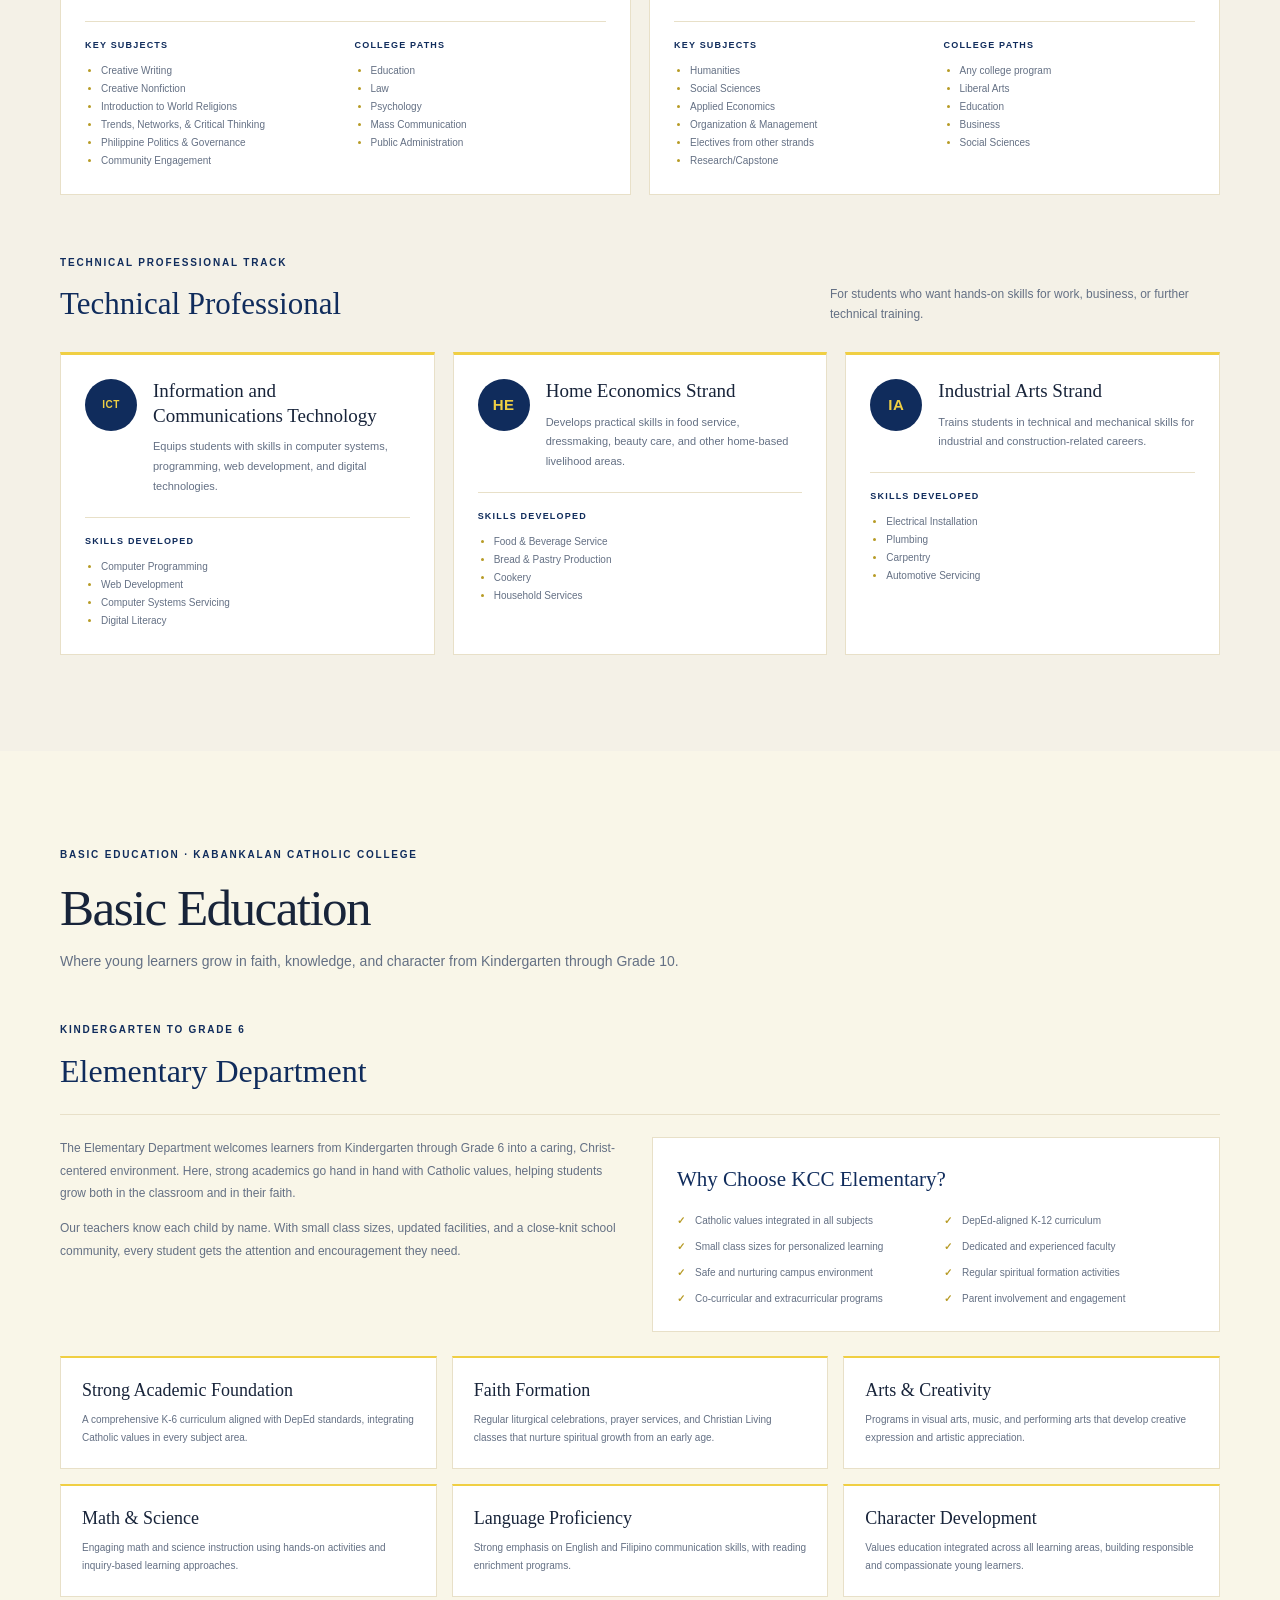
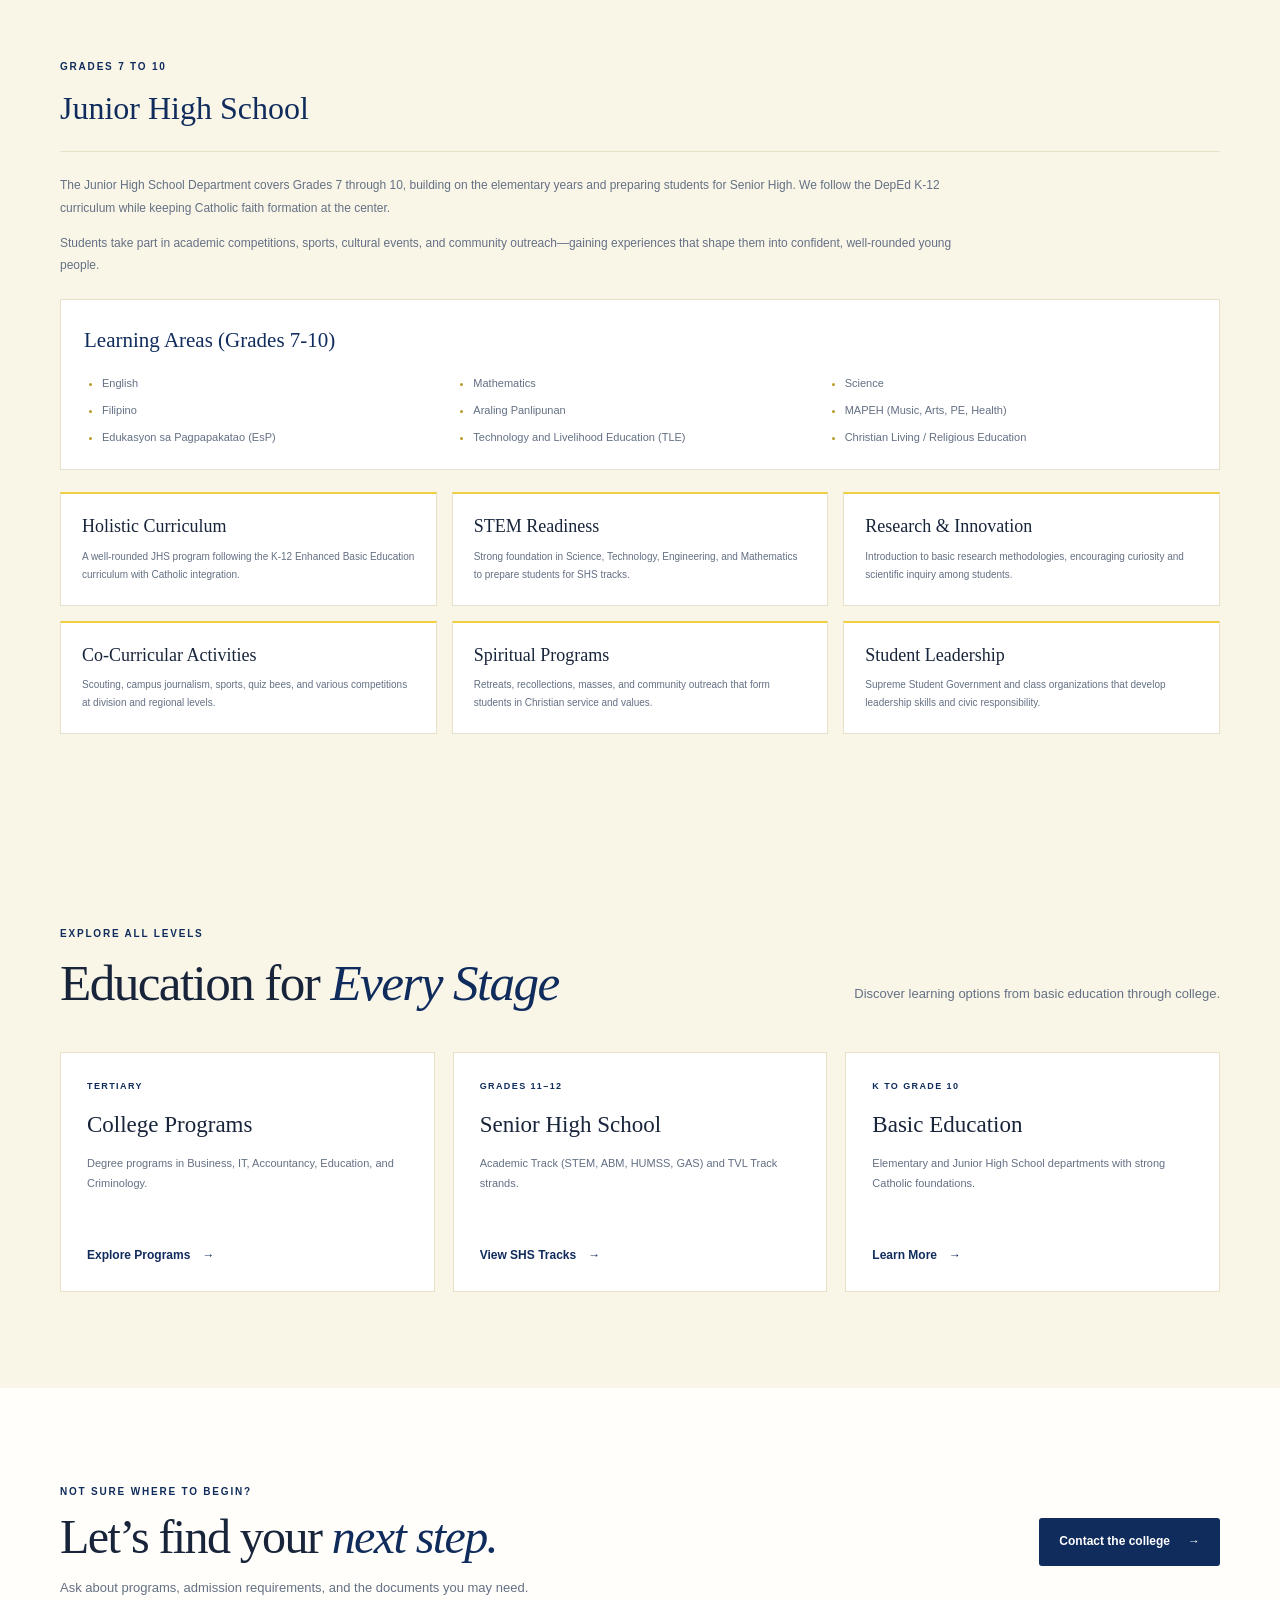
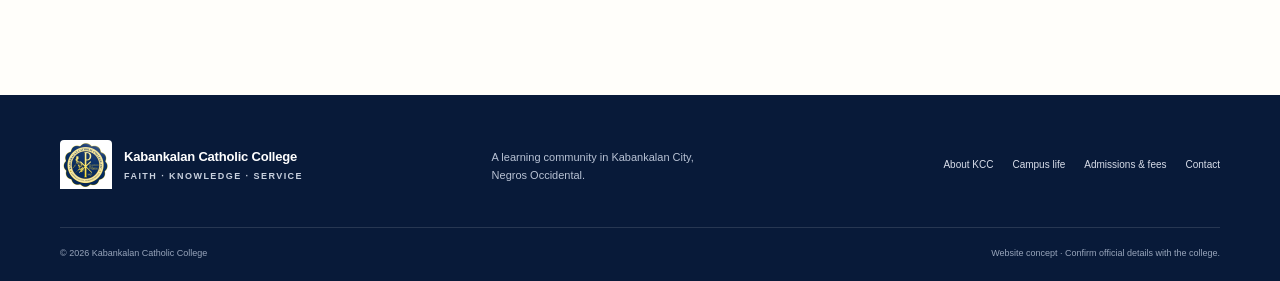
<file: courses.html>
<!DOCTYPE html>
<html lang="en">
<head>
  <meta charset="UTF-8"><meta name="viewport" content="width=device-width, initial-scale=1.0">
  <meta name="description" content="Explore college programs, Senior High School strands, and KCC Basic Education from Kindergarten through Grade 10.">
  <title>Programs | Kabankalan Catholic College</title><link rel="stylesheet" href="assets/css/style.css"><script src="assets/js/main.js" defer></script>
</head>
<body>
  <a class="skip-link" href="#main">Skip to content</a>
  <header class="site-header"><div class="container nav-wrap"><a class="brand" href="index.html"><img class="brand-logo" src="assets/images/kcc-logo.png" alt=""><span class="brand-name">Kabankalan Catholic College<small>Faith · Knowledge · Service</small></span></a><button class="menu-toggle" type="button" aria-expanded="false" aria-controls="primary-nav"><span></span><span></span><span class="sr-only">Toggle navigation</span></button><nav class="site-nav" id="primary-nav" aria-label="Main navigation"><a href="index.html">Home</a><a href="about.html">About</a><a class="active" aria-current="page" href="courses.html">Programs</a><a href="trainers.html">People</a><a href="events.html">Campus life</a><a href="pricing.html">Admissions</a><a href="contact.html" class="nav-cta">Get in touch</a></nav></div></header>
  <main id="main">
    <section class="page-hero"><div class="container page-hero-inner"><p class="eyebrow">Academic Programs</p><h1>Find a path that<br><em>feels like yours.</em></h1><p>Explore your interests, discover new possibilities, and find a program that can prepare you for the career you want to pursue.</p><div class="breadcrumbs"><a href="index.html">Home</a><span>/</span><span>Programs</span></div></div></section>
    <section class="section-pad">
      <div class="container">
        <div class="section-heading"><div><p class="eyebrow">Academic Programs</p><h2>Programs Offered</h2></div><p>From business and IT to education and criminology, KCC prepares students for the careers they want to pursue.</p></div>
        <section class="program-department" aria-labelledby="management-programs">
          <div class="department-heading"><p class="eyebrow">College department</p><h3 id="management-programs">College of Management, Accountancy and Technology</h3></div>
          <div class="degree-grid">
            <article class="degree-card"><p class="degree-code">BSBA</p><h4>Bachelor of Science in Business Administration</h4><p>The BSBA program prepares students for careers in business and management. Students develop competencies in financial analysis, marketing strategy, organizational management, and entrepreneurship.</p></article>
            <article class="degree-card"><p class="degree-code">BSIT</p><h4>Bachelor of Science in Information Technology</h4><p>The BSIT program develops future-ready IT professionals with skills in software development, networking, database management, and emerging technologies. Students gain hands-on experience in building real-world applications.</p></article>
            <article class="degree-card"><p class="degree-code">BSA</p><h4>Bachelor of Science in Accountancy</h4><p>The BSA program develops competent and ethical accountants prepared for the CPA licensure examination. Students gain expertise in financial accounting, auditing, taxation, and management advisory services.</p></article>
            <article class="degree-card"><p class="degree-code">BSAIS</p><h4>Bachelor of Science in Accounting Information System</h4><p>The BSAIS program integrates accounting knowledge with information technology skills. Students learn to design, implement, and manage accounting information systems for modern business environments.</p></article>
            <article class="degree-card"><p class="degree-code">BSMA</p><h4>Bachelor of Science in Management Accounting</h4><p>The BSMA program focuses on strategic financial management and decision-making. Students develop skills in cost analysis, budgeting, performance evaluation, and strategic planning for organizations.</p></article>
            <article class="degree-card"><p class="degree-code">BSTM</p><h4>Bachelor of Science in Tourism Management</h4><p>The BSTM program prepares students for careers in the dynamic tourism and hospitality industry. Students learn tourism planning, event management, and sustainable tourism development.</p></article>
          </div>
        </section>
        <section class="program-department" aria-labelledby="education-programs">
          <div class="department-heading"><p class="eyebrow">College department</p><h3 id="education-programs">College of Education, Arts and Sciences</h3></div>
          <div class="degree-grid">
            <article class="degree-card"><p class="degree-code">BEEd</p><h4>Bachelor of Elementary Education</h4><p>The BEEd program prepares dedicated and competent educators for elementary education. The curriculum provides strong pedagogical foundations and content knowledge for effective teaching of young learners.</p></article>
            <article class="degree-card"><p class="degree-code">BSEd</p><h4>Bachelor of Secondary Education</h4><p>The BSEd program trains future secondary school teachers with specializations in various fields of study. Graduates are equipped with advanced subject matter knowledge and teaching methodologies.</p></article>
            <article class="degree-card"><p class="degree-code">BECEd</p><h4>Bachelor of Early Childhood Education</h4><p>The BECEd program prepares educators specializing in early childhood development and education. Students learn to create meaningful learning experiences that nurture curiosity, confidence, and a love for learning in young children.</p></article>
            <article class="degree-card"><p class="degree-code">BPEd</p><h4>Bachelor of Physical Education</h4><p>The BPEd program develops competent physical education teachers and sports professionals. Students gain knowledge in exercise science, sports coaching, and health-related fitness instruction.</p></article>
            <article class="degree-card"><p class="degree-code">AB Philosophy</p><h4>Bachelor of Arts in Philosophy</h4><p>The AB Philosophy program develops critical thinking, analytical reasoning, and ethical reflection. Students explore fundamental questions about existence, knowledge, values, and the human condition.</p></article>
            <article class="degree-card"><p class="degree-code">BS Psychology</p><h4>Bachelor of Science in Psychology</h4><p>The BS Psychology program provides a comprehensive understanding of human behavior, mental processes, and psychological well-being. Students develop skills in counseling, assessment, and research.</p></article>
          </div>
        </section>
        <section class="program-department" aria-labelledby="criminology-programs">
          <div class="department-heading"><p class="eyebrow">College department</p><h3 id="criminology-programs">College of Criminology</h3></div>
          <div class="degree-grid">
            <article class="degree-card"><p class="degree-code">BS Criminology</p><h4>Bachelor of Science in Criminology</h4><p>The BS Criminology program trains future law enforcement professionals with a strong foundation in criminal justice, forensic science, and law enforcement administration.</p></article>
          </div>
        </section>
        <p class="notice">For current program availability, admission requirements, and other details, contact KCC or visit its official website.</p>
      </div>
    </section>
    <section class="senior-high-section section-pad" id="senior-high" aria-labelledby="senior-high-title">
      <div class="container">
        <div class="senior-high-intro">
          <div><p class="eyebrow">Senior High School · Kabankalan Catholic College</p><h2 id="senior-high-title">Charting Your Path to the Future</h2><p>KCC Senior High School has both Academic and TVL tracks so students can follow the path that fits their interests and goals. Every track includes Catholic values formation and activities that develop the whole person.</p></div>
          <div class="grade-badge"><span>Grades</span><strong>11 &amp; 12</strong></div>
        </div>
        <div class="senior-high-links"><a href="https://kcc.edu.ph/basic-education">Basic Education (Elementary &amp; JHS) <span aria-hidden="true">↗</span></a><a href="https://kcc.edu.ph/programs">College Programs <span aria-hidden="true">↗</span></a></div>
        <section class="track-group" aria-labelledby="academic-strands">
          <div class="track-group-heading"><div><p class="eyebrow">Academic Track</p><h3 id="academic-strands">Academic Strands</h3></div><p>For students headed to college or university.</p></div>
          <div class="academic-track-grid">
            <article class="track-card">
              <div class="track-card-heading"><span class="track-acronym">STEM</span><div><h4>Science, Technology, Engineering, and Mathematics</h4><p>For students who intend to pursue college degrees in the sciences, engineering, technology, mathematics, and related fields. Focuses on advanced math, sciences, and research.</p></div></div>
              <div class="track-lists"><div><h5>Key Subjects</h5><ul><li>Pre-Calculus</li><li>Basic Calculus</li><li>General Biology</li><li>General Chemistry</li><li>General Physics</li><li>Research/Capstone</li></ul></div><div><h5>College Paths</h5><ul><li>Engineering</li><li>Medicine</li><li>IT/Computer Science</li><li>Architecture</li><li>Research</li></ul></div></div>
            </article>
            <article class="track-card">
              <div class="track-card-heading"><span class="track-acronym">ABM</span><div><h4>Accountancy, Business, and Management</h4><p>Designed for students who plan to pursue business-related courses in college such as business administration, accountancy, marketing, and entrepreneurship.</p></div></div>
              <div class="track-lists"><div><h5>Key Subjects</h5><ul><li>Fundamentals of ABM</li><li>Business Mathematics</li><li>Business Finance</li><li>Organization &amp; Management</li><li>Applied Economics</li><li>Principles of Marketing</li></ul></div><div><h5>College Paths</h5><ul><li>Accountancy</li><li>Business Administration</li><li>Entrepreneurship</li><li>Marketing</li><li>Economics</li></ul></div></div>
            </article>
            <article class="track-card">
              <div class="track-card-heading"><span class="track-acronym">HUMSS</span><div><h4>Humanities and Social Sciences</h4><p>For students who wish to take up journalism, communication arts, liberal arts, education, and other social science programs in college.</p></div></div>
              <div class="track-lists"><div><h5>Key Subjects</h5><ul><li>Creative Writing</li><li>Creative Nonfiction</li><li>Introduction to World Religions</li><li>Trends, Networks, &amp; Critical Thinking</li><li>Philippine Politics &amp; Governance</li><li>Community Engagement</li></ul></div><div><h5>College Paths</h5><ul><li>Education</li><li>Law</li><li>Psychology</li><li>Mass Communication</li><li>Public Administration</li></ul></div></div>
            </article>
            <article class="track-card">
              <div class="track-card-heading"><span class="track-acronym">GAS</span><div><h4>General Academic Strand</h4><p>A flexible strand for students who are still undecided on their college course. It covers a broad range of subjects from different academic tracks.</p></div></div>
              <div class="track-lists"><div><h5>Key Subjects</h5><ul><li>Humanities</li><li>Social Sciences</li><li>Applied Economics</li><li>Organization &amp; Management</li><li>Electives from other strands</li><li>Research/Capstone</li></ul></div><div><h5>College Paths</h5><ul><li>Any college program</li><li>Liberal Arts</li><li>Education</li><li>Business</li><li>Social Sciences</li></ul></div></div>
            </article>
          </div>
        </section>
        <section class="track-group" aria-labelledby="technical-professional">
          <div class="track-group-heading"><div><p class="eyebrow">Technical Professional Track</p><h3 id="technical-professional">Technical Professional</h3></div><p>For students who want hands-on skills for work, business, or further technical training.</p></div>
          <div class="tvl-track-grid">
            <article class="track-card">
              <div class="track-card-heading"><span class="track-acronym">ICT</span><div><h4>Information and Communications Technology</h4><p>Equips students with skills in computer systems, programming, web development, and digital technologies.</p></div></div>
              <div class="track-lists"><div><h5>Skills Developed</h5><ul><li>Computer Programming</li><li>Web Development</li><li>Computer Systems Servicing</li><li>Digital Literacy</li></ul></div></div>
            </article>
            <article class="track-card">
              <div class="track-card-heading"><span class="track-acronym track-acronym-wide">HE</span><div><h4>Home Economics Strand</h4><p>Develops practical skills in food service, dressmaking, beauty care, and other home-based livelihood areas.</p></div></div>
              <div class="track-lists"><div><h5>Skills Developed</h5><ul><li>Food &amp; Beverage Service</li><li>Bread &amp; Pastry Production</li><li>Cookery</li><li>Household Services</li></ul></div></div>
            </article>
            <article class="track-card">
              <div class="track-card-heading"><span class="track-acronym track-acronym-wide">IA</span><div><h4>Industrial Arts Strand</h4><p>Trains students in technical and mechanical skills for industrial and construction-related careers.</p></div></div>
              <div class="track-lists"><div><h5>Skills Developed</h5><ul><li>Electrical Installation</li><li>Plumbing</li><li>Carpentry</li><li>Automotive Servicing</li></ul></div></div>
            </article>
          </div>
        </section>
      </div>
    </section>
    <section class="basic-education-section section-pad" id="basic-education" aria-labelledby="basic-education-title">
      <div class="container">
        <div class="basic-education-intro"><p class="eyebrow">Basic Education · Kabankalan Catholic College</p><h2 id="basic-education-title">Basic Education</h2><p>Where young learners grow in faith, knowledge, and character from Kindergarten through Grade 10.</p></div>
        <section class="basic-department" aria-labelledby="elementary-title">
          <div class="basic-department-heading"><p class="eyebrow">Kindergarten to Grade 6</p><h3 id="elementary-title">Elementary Department</h3></div>
          <div class="basic-summary">
            <div class="basic-summary-copy"><p>The Elementary Department welcomes learners from Kindergarten through Grade 6 into a caring, Christ-centered environment. Here, strong academics go hand in hand with Catholic values, helping students grow both in the classroom and in their faith.</p><p>Our teachers know each child by name. With small class sizes, updated facilities, and a close-knit school community, every student gets the attention and encouragement they need.</p></div>
            <aside class="why-choose"><h4>Why Choose KCC Elementary?</h4><ul><li>Catholic values integrated in all subjects</li><li>DepEd-aligned K-12 curriculum</li><li>Small class sizes for personalized learning</li><li>Dedicated and experienced faculty</li><li>Safe and nurturing campus environment</li><li>Regular spiritual formation activities</li><li>Co-curricular and extracurricular programs</li><li>Parent involvement and engagement</li></ul></aside>
          </div>
          <div class="education-feature-grid">
            <article class="education-feature"><h4>Strong Academic Foundation</h4><p>A comprehensive K-6 curriculum aligned with DepEd standards, integrating Catholic values in every subject area.</p></article>
            <article class="education-feature"><h4>Faith Formation</h4><p>Regular liturgical celebrations, prayer services, and Christian Living classes that nurture spiritual growth from an early age.</p></article>
            <article class="education-feature"><h4>Arts &amp; Creativity</h4><p>Programs in visual arts, music, and performing arts that develop creative expression and artistic appreciation.</p></article>
            <article class="education-feature"><h4>Math &amp; Science</h4><p>Engaging math and science instruction using hands-on activities and inquiry-based learning approaches.</p></article>
            <article class="education-feature"><h4>Language Proficiency</h4><p>Strong emphasis on English and Filipino communication skills, with reading enrichment programs.</p></article>
            <article class="education-feature"><h4>Character Development</h4><p>Values education integrated across all learning areas, building responsible and compassionate young learners.</p></article>
          </div>
        </section>
        <section class="basic-department" aria-labelledby="junior-high-title">
          <div class="basic-department-heading"><p class="eyebrow">Grades 7 to 10</p><h3 id="junior-high-title">Junior High School</h3></div>
          <div class="basic-summary-copy jhs-intro"><p>The Junior High School Department covers Grades 7 through 10, building on the elementary years and preparing students for Senior High. We follow the DepEd K-12 curriculum while keeping Catholic faith formation at the center.</p><p>Students take part in academic competitions, sports, cultural events, and community outreach—gaining experiences that shape them into confident, well-rounded young people.</p></div>
          <div class="learning-areas"><h4>Learning Areas (Grades 7-10)</h4><ul><li>English</li><li>Mathematics</li><li>Science</li><li>Filipino</li><li>Araling Panlipunan</li><li>MAPEH (Music, Arts, PE, Health)</li><li>Edukasyon sa Pagpapakatao (EsP)</li><li>Technology and Livelihood Education (TLE)</li><li>Christian Living / Religious Education</li></ul></div>
          <div class="education-feature-grid">
            <article class="education-feature"><h4>Holistic Curriculum</h4><p>A well-rounded JHS program following the K-12 Enhanced Basic Education curriculum with Catholic integration.</p></article>
            <article class="education-feature"><h4>STEM Readiness</h4><p>Strong foundation in Science, Technology, Engineering, and Mathematics to prepare students for SHS tracks.</p></article>
            <article class="education-feature"><h4>Research &amp; Innovation</h4><p>Introduction to basic research methodologies, encouraging curiosity and scientific inquiry among students.</p></article>
            <article class="education-feature"><h4>Co-Curricular Activities</h4><p>Scouting, campus journalism, sports, quiz bees, and various competitions at division and regional levels.</p></article>
            <article class="education-feature"><h4>Spiritual Programs</h4><p>Retreats, recollections, masses, and community outreach that form students in Christian service and values.</p></article>
            <article class="education-feature"><h4>Student Leadership</h4><p>Supreme Student Government and class organizations that develop leadership skills and civic responsibility.</p></article>
          </div>
        </section>
      </div>
    </section>
    <section class="levels-section section-pad muted-section">
      <div class="container">
        <div class="section-heading"><div><p class="eyebrow">Explore All Levels</p><h2>Education for <em>Every Stage</em></h2></div><p>Discover learning options from basic education through college.</p></div>
        <div class="levels-grid">
          <article class="level-card"><p class="degree-code">Tertiary</p><h3>College Programs</h3><p>Degree programs in Business, IT, Accountancy, Education, and Criminology.</p><a class="text-link" href="https://kcc.edu.ph/programs">Explore Programs <span aria-hidden="true">→</span></a></article>
          <article class="level-card"><p class="degree-code">Grades 11–12</p><h3>Senior High School</h3><p>Academic Track (STEM, ABM, HUMSS, GAS) and TVL Track strands.</p><a class="text-link" href="#senior-high">View SHS Tracks <span aria-hidden="true">→</span></a></article>
          <article class="level-card"><p class="degree-code">K to Grade 10</p><h3>Basic Education</h3><p>Elementary and Junior High School departments with strong Catholic foundations.</p><a class="text-link" href="#basic-education">Learn More <span aria-hidden="true">→</span></a></article>
        </div>
      </div>
    </section>
    <section class="section-pad"><div class="container cta-inner"><div><p class="eyebrow">Not sure where to begin?</p><h2>Let’s find your <em>next step.</em></h2><p>Ask about programs, admission requirements, and the documents you may need.</p></div><a class="button button-primary" href="contact.html">Contact the college <span aria-hidden="true">→</span></a></div></section>
  </main>
  <footer class="site-footer"><div class="container footer-main"><a class="brand footer-brand" href="index.html"><img class="brand-logo" src="assets/images/kcc-logo.png" alt=""><span class="brand-name">Kabankalan Catholic College<small>Faith · Knowledge · Service</small></span></a><p>A learning community in Kabankalan City, Negros Occidental.</p><div class="footer-links"><a href="about.html">About KCC</a><a href="events.html">Campus life</a><a href="pricing.html">Admissions & fees</a><a href="contact.html">Contact</a></div></div><div class="container footer-bottom"><span>© <span data-year></span> Kabankalan Catholic College</span><span>Website concept · Confirm official details with the college.</span></div></footer>
</body>
</html>
</file>
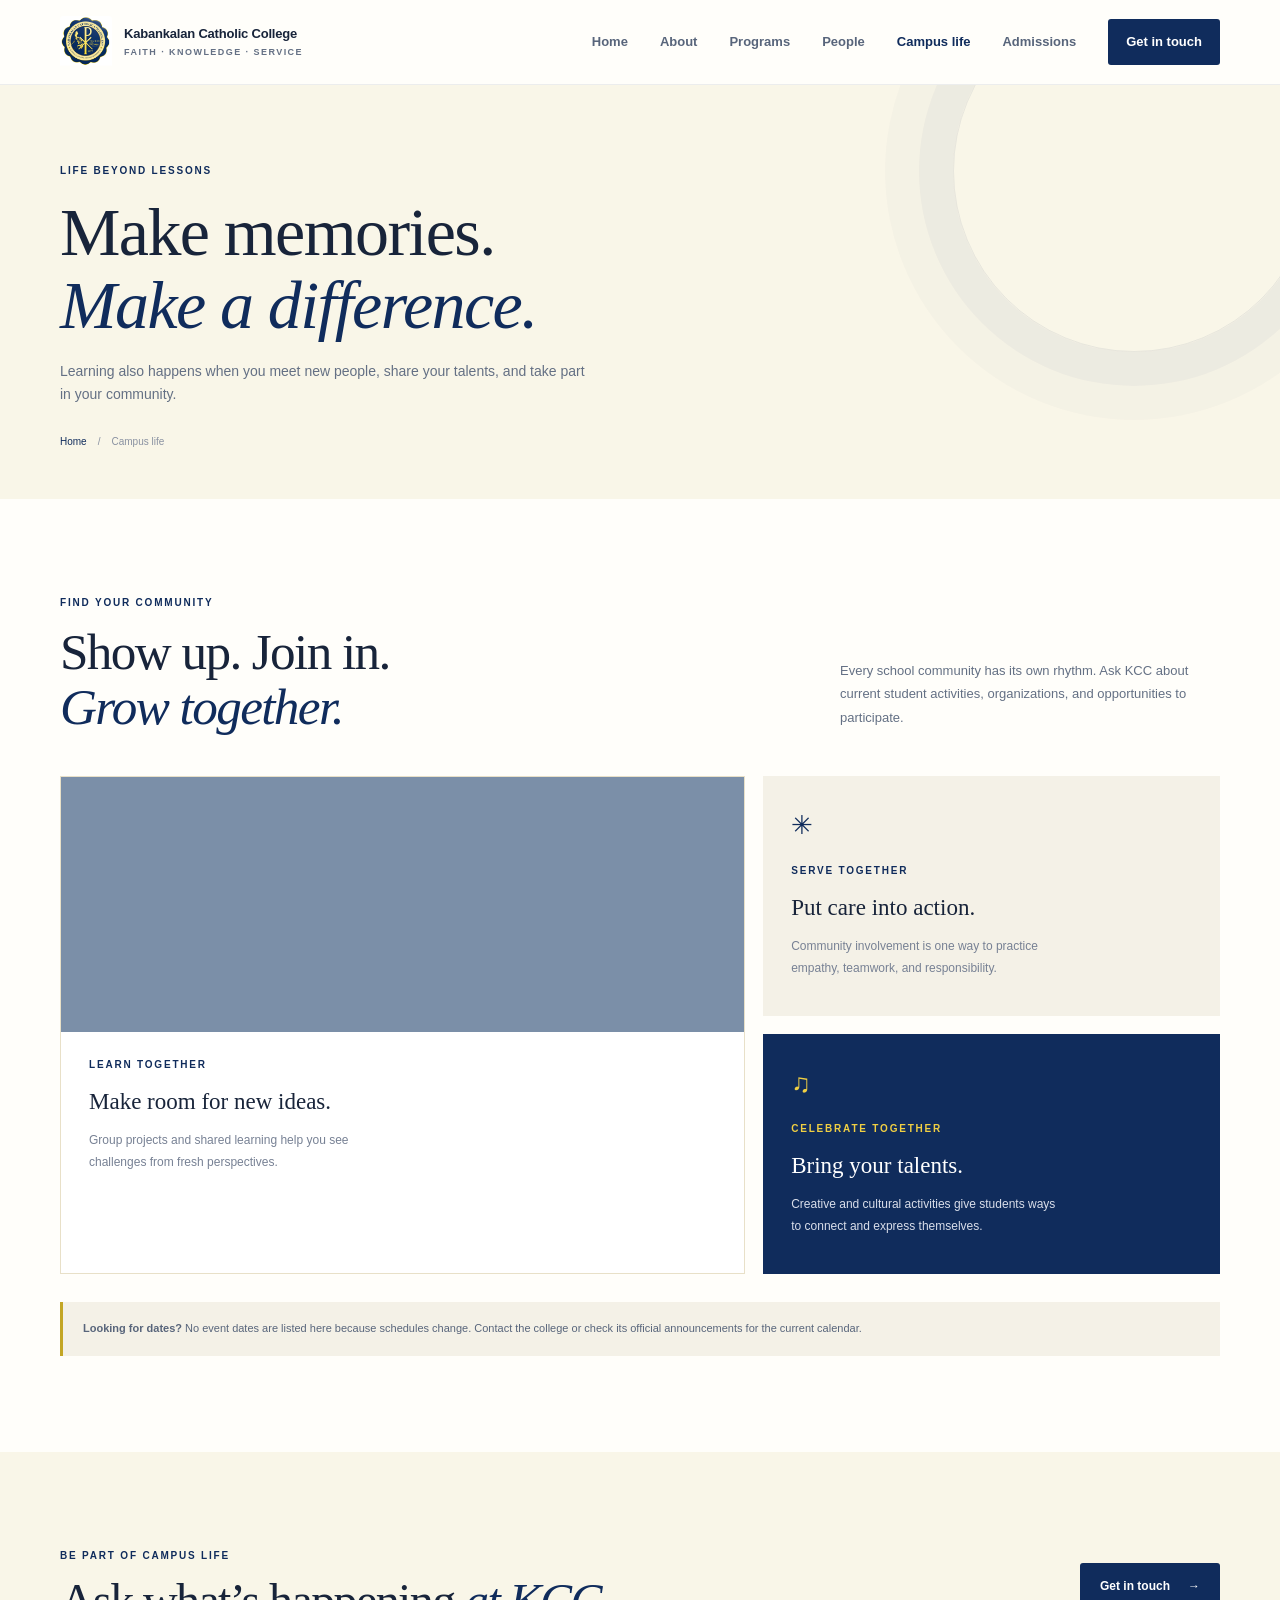
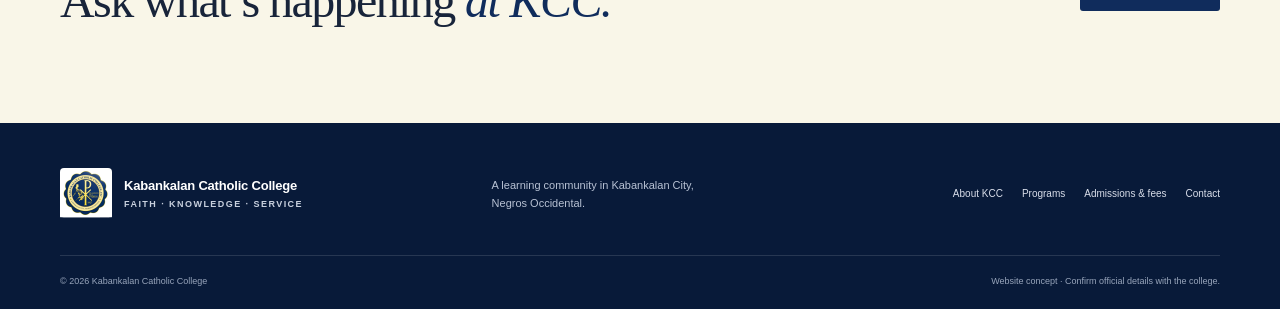
<file: events.html>
<!DOCTYPE html>
<html lang="en">
<head>
  <meta charset="UTF-8"><meta name="viewport" content="width=device-width, initial-scale=1.0">
  <meta name="description" content="Discover the community, service, and learning experiences that can make campus life meaningful.">
  <title>Campus Life | Kabankalan Catholic College</title><link rel="stylesheet" href="assets/css/style.css"><script src="assets/js/main.js" defer></script>
</head>
<body>
  <a class="skip-link" href="#main">Skip to content</a>
  <header class="site-header"><div class="container nav-wrap"><a class="brand" href="index.html"><img class="brand-logo" src="assets/images/kcc-logo.png" alt=""><span class="brand-name">Kabankalan Catholic College<small>Faith · Knowledge · Service</small></span></a><button class="menu-toggle" type="button" aria-expanded="false" aria-controls="primary-nav"><span></span><span></span><span class="sr-only">Toggle navigation</span></button><nav class="site-nav" id="primary-nav" aria-label="Main navigation"><a href="index.html">Home</a><a href="about.html">About</a><a href="courses.html">Programs</a><a href="trainers.html">People</a><a class="active" aria-current="page" href="events.html">Campus life</a><a href="pricing.html">Admissions</a><a href="contact.html" class="nav-cta">Get in touch</a></nav></div></header>
  <main id="main">
    <section class="page-hero"><div class="container page-hero-inner"><p class="eyebrow">Life beyond lessons</p><h1>Make memories.<br><em>Make a difference.</em></h1><p>Learning also happens when you meet new people, share your talents, and take part in your community.</p><div class="breadcrumbs"><a href="index.html">Home</a><span>/</span><span>Campus life</span></div></div></section>
    <section class="section-pad"><div class="container"><div class="section-heading"><div><p class="eyebrow">Find your community</p><h2>Show up. Join in.<br><em>Grow together.</em></h2></div><p>Every school community has its own rhythm. Ask KCC about current student activities, organizations, and opportunities to participate.</p></div><div class="life-grid"><article class="life-card life-card-large"><div class="life-photo life-photo-one" role="img" aria-label="Students working together on a creative project"></div><div><p class="eyebrow">Learn together</p><h3>Make room for new ideas.</h3><p>Group projects and shared learning help you see challenges from fresh perspectives.</p></div></article><article class="life-card"><div class="life-symbol">✳</div><p class="eyebrow">Serve together</p><h3>Put care into action.</h3><p>Community involvement is one way to practice empathy, teamwork, and responsibility.</p></article><article class="life-card life-card-navy"><div class="life-symbol">♫</div><p class="eyebrow">Celebrate together</p><h3>Bring your talents.</h3><p>Creative and cultural activities give students ways to connect and express themselves.</p></article></div><p class="notice"><strong>Looking for dates?</strong> No event dates are listed here because schedules change. Contact the college or check its official announcements for the current calendar.</p></div></section>
    <section class="section-pad muted-section"><div class="container cta-inner"><div><p class="eyebrow">Be part of campus life</p><h2>Ask what’s happening <em>at KCC.</em></h2></div><a class="button button-primary" href="contact.html">Get in touch <span aria-hidden="true">→</span></a></div></section>
  </main>
  <footer class="site-footer"><div class="container footer-main"><a class="brand footer-brand" href="index.html"><img class="brand-logo" src="assets/images/kcc-logo.png" alt=""><span class="brand-name">Kabankalan Catholic College<small>Faith · Knowledge · Service</small></span></a><p>A learning community in Kabankalan City, Negros Occidental.</p><div class="footer-links"><a href="about.html">About KCC</a><a href="courses.html">Programs</a><a href="pricing.html">Admissions & fees</a><a href="contact.html">Contact</a></div></div><div class="container footer-bottom"><span>© <span data-year></span> Kabankalan Catholic College</span><span>Website concept · Confirm official details with the college.</span></div></footer>
</body>
</html>
</file>
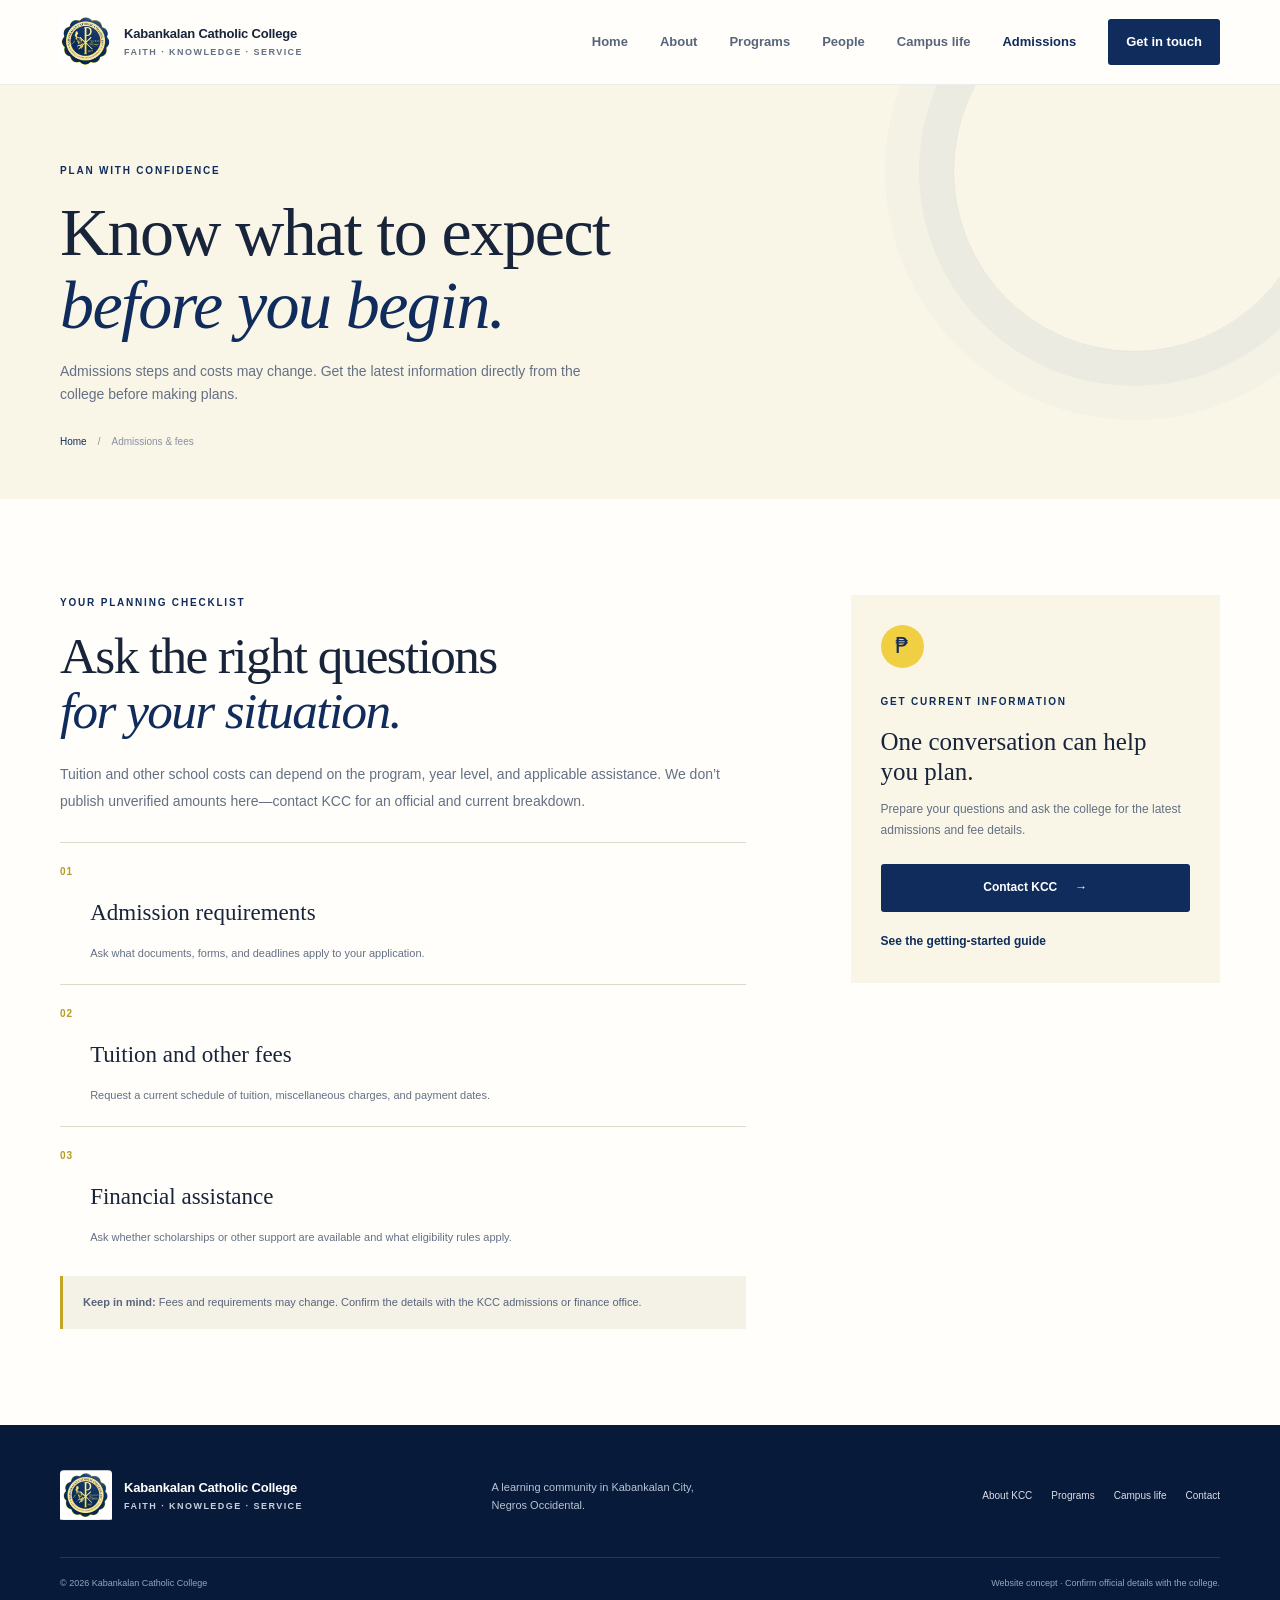
<file: pricing.html>
<!DOCTYPE html>
<html lang="en">
<head>
  <meta charset="UTF-8"><meta name="viewport" content="width=device-width, initial-scale=1.0">
  <meta name="description" content="Learn what to ask about admissions, tuition, and financial assistance at Kabankalan Catholic College.">
  <title>Admissions &amp; Fees | Kabankalan Catholic College</title><link rel="stylesheet" href="assets/css/style.css"><script src="assets/js/main.js" defer></script>
</head>
<body>
  <a class="skip-link" href="#main">Skip to content</a>
  <header class="site-header"><div class="container nav-wrap"><a class="brand" href="index.html"><img class="brand-logo" src="assets/images/kcc-logo.png" alt=""><span class="brand-name">Kabankalan Catholic College<small>Faith · Knowledge · Service</small></span></a><button class="menu-toggle" type="button" aria-expanded="false" aria-controls="primary-nav"><span></span><span></span><span class="sr-only">Toggle navigation</span></button><nav class="site-nav" id="primary-nav" aria-label="Main navigation"><a href="index.html">Home</a><a href="about.html">About</a><a href="courses.html">Programs</a><a href="trainers.html">People</a><a href="events.html">Campus life</a><a class="active" aria-current="page" href="pricing.html">Admissions</a><a href="contact.html" class="nav-cta">Get in touch</a></nav></div></header>
  <main id="main">
    <section class="page-hero"><div class="container page-hero-inner"><p class="eyebrow">Plan with confidence</p><h1>Know what to expect<br><em>before you begin.</em></h1><p>Admissions steps and costs may change. Get the latest information directly from the college before making plans.</p><div class="breadcrumbs"><a href="index.html">Home</a><span>/</span><span>Admissions &amp; fees</span></div></div></section>
    <section class="section-pad"><div class="container detail-grid"><div class="detail-main"><p class="eyebrow">Your planning checklist</p><h2>Ask the right questions<br><em>for your situation.</em></h2><p>Tuition and other school costs can depend on the program, year level, and applicable assistance. We don’t publish unverified amounts here—contact KCC for an official and current breakdown.</p><div class="fee-list"><article><span>01</span><div><h3>Admission requirements</h3><p>Ask what documents, forms, and deadlines apply to your application.</p></div></article><article><span>02</span><div><h3>Tuition and other fees</h3><p>Request a current schedule of tuition, miscellaneous charges, and payment dates.</p></div></article><article><span>03</span><div><h3>Financial assistance</h3><p>Ask whether scholarships or other support are available and what eligibility rules apply.</p></div></article></div><div class="notice"><strong>Keep in mind:</strong> Fees and requirements may change. Confirm the details with the KCC admissions or finance office.</div></div><aside class="detail-aside"><span class="aside-icon">₱</span><p class="eyebrow">Get current information</p><h3>One conversation can help you plan.</h3><p>Prepare your questions and ask the college for the latest admissions and fee details.</p><a class="button button-primary button-full" href="contact.html">Contact KCC <span aria-hidden="true">→</span></a><a class="text-link" href="starter-page.html">See the getting-started guide</a></aside></div></section>
  </main>
  <footer class="site-footer"><div class="container footer-main"><a class="brand footer-brand" href="index.html"><img class="brand-logo" src="assets/images/kcc-logo.png" alt=""><span class="brand-name">Kabankalan Catholic College<small>Faith · Knowledge · Service</small></span></a><p>A learning community in Kabankalan City, Negros Occidental.</p><div class="footer-links"><a href="about.html">About KCC</a><a href="courses.html">Programs</a><a href="events.html">Campus life</a><a href="contact.html">Contact</a></div></div><div class="container footer-bottom"><span>© <span data-year></span> Kabankalan Catholic College</span><span>Website concept · Confirm official details with the college.</span></div></footer>
</body>
</html>
</file>
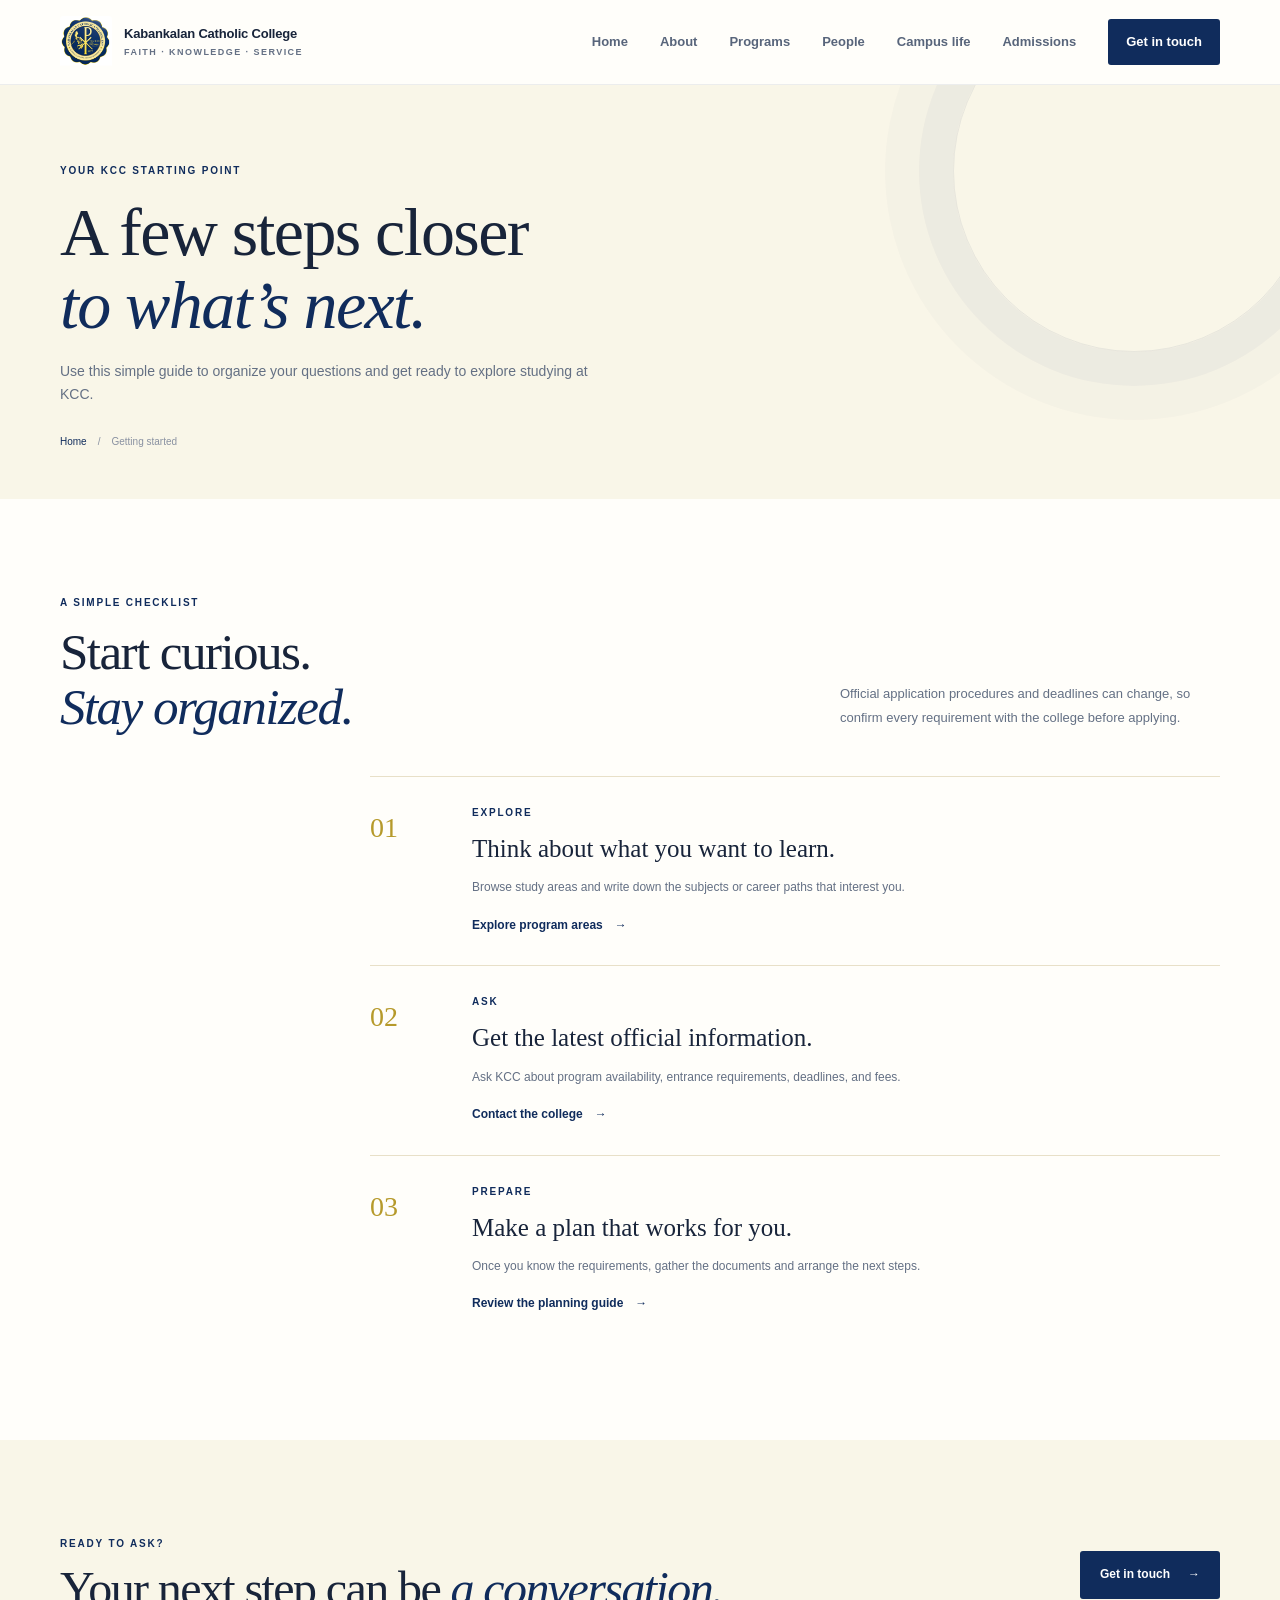
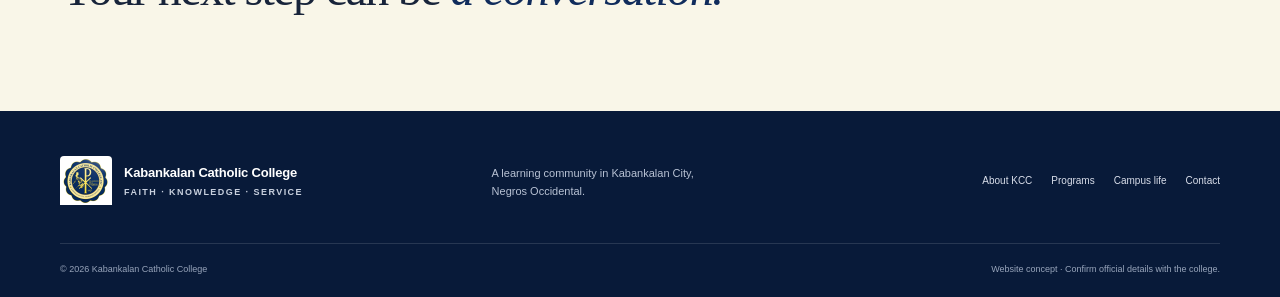
<file: starter-page.html>
<!DOCTYPE html>
<html lang="en">
<head>
  <meta charset="UTF-8"><meta name="viewport" content="width=device-width, initial-scale=1.0">
  <meta name="description" content="A simple getting-started guide for prospective Kabankalan Catholic College students.">
  <title>Getting Started | Kabankalan Catholic College</title><link rel="stylesheet" href="assets/css/style.css"><script src="assets/js/main.js" defer></script>
</head>
<body>
  <a class="skip-link" href="#main">Skip to content</a>
  <header class="site-header"><div class="container nav-wrap"><a class="brand" href="index.html"><img class="brand-logo" src="assets/images/kcc-logo.png" alt=""><span class="brand-name">Kabankalan Catholic College<small>Faith · Knowledge · Service</small></span></a><button class="menu-toggle" type="button" aria-expanded="false" aria-controls="primary-nav"><span></span><span></span><span class="sr-only">Toggle navigation</span></button><nav class="site-nav" id="primary-nav" aria-label="Main navigation"><a href="index.html">Home</a><a href="about.html">About</a><a href="courses.html">Programs</a><a href="trainers.html">People</a><a href="events.html">Campus life</a><a href="pricing.html">Admissions</a><a href="contact.html" class="nav-cta">Get in touch</a></nav></div></header>
  <main id="main">
    <section class="page-hero"><div class="container page-hero-inner"><p class="eyebrow">Your KCC starting point</p><h1>A few steps closer<br><em>to what’s next.</em></h1><p>Use this simple guide to organize your questions and get ready to explore studying at KCC.</p><div class="breadcrumbs"><a href="index.html">Home</a><span>/</span><span>Getting started</span></div></div></section>
    <section class="section-pad"><div class="container"><div class="section-heading"><div><p class="eyebrow">A simple checklist</p><h2>Start curious.<br><em>Stay organized.</em></h2></div><p>Official application procedures and deadlines can change, so confirm every requirement with the college before applying.</p></div><div class="steps-list"><article><span class="step-number">01</span><div><p class="eyebrow">Explore</p><h3>Think about what you want to learn.</h3><p>Browse study areas and write down the subjects or career paths that interest you.</p><a class="text-link" href="courses.html">Explore program areas <span aria-hidden="true">→</span></a></div></article><article><span class="step-number">02</span><div><p class="eyebrow">Ask</p><h3>Get the latest official information.</h3><p>Ask KCC about program availability, entrance requirements, deadlines, and fees.</p><a class="text-link" href="contact.html">Contact the college <span aria-hidden="true">→</span></a></div></article><article><span class="step-number">03</span><div><p class="eyebrow">Prepare</p><h3>Make a plan that works for you.</h3><p>Once you know the requirements, gather the documents and arrange the next steps.</p><a class="text-link" href="pricing.html">Review the planning guide <span aria-hidden="true">→</span></a></div></article></div></div></section>
    <section class="section-pad muted-section"><div class="container cta-inner"><div><p class="eyebrow">Ready to ask?</p><h2>Your next step can be <em>a conversation.</em></h2></div><a class="button button-primary" href="contact.html">Get in touch <span aria-hidden="true">→</span></a></div></section>
  </main>
  <footer class="site-footer"><div class="container footer-main"><a class="brand footer-brand" href="index.html"><img class="brand-logo" src="assets/images/kcc-logo.png" alt=""><span class="brand-name">Kabankalan Catholic College<small>Faith · Knowledge · Service</small></span></a><p>A learning community in Kabankalan City, Negros Occidental.</p><div class="footer-links"><a href="about.html">About KCC</a><a href="courses.html">Programs</a><a href="events.html">Campus life</a><a href="contact.html">Contact</a></div></div><div class="container footer-bottom"><span>© <span data-year></span> Kabankalan Catholic College</span><span>Website concept · Confirm official details with the college.</span></div></footer>
</body>
</html>
</file>
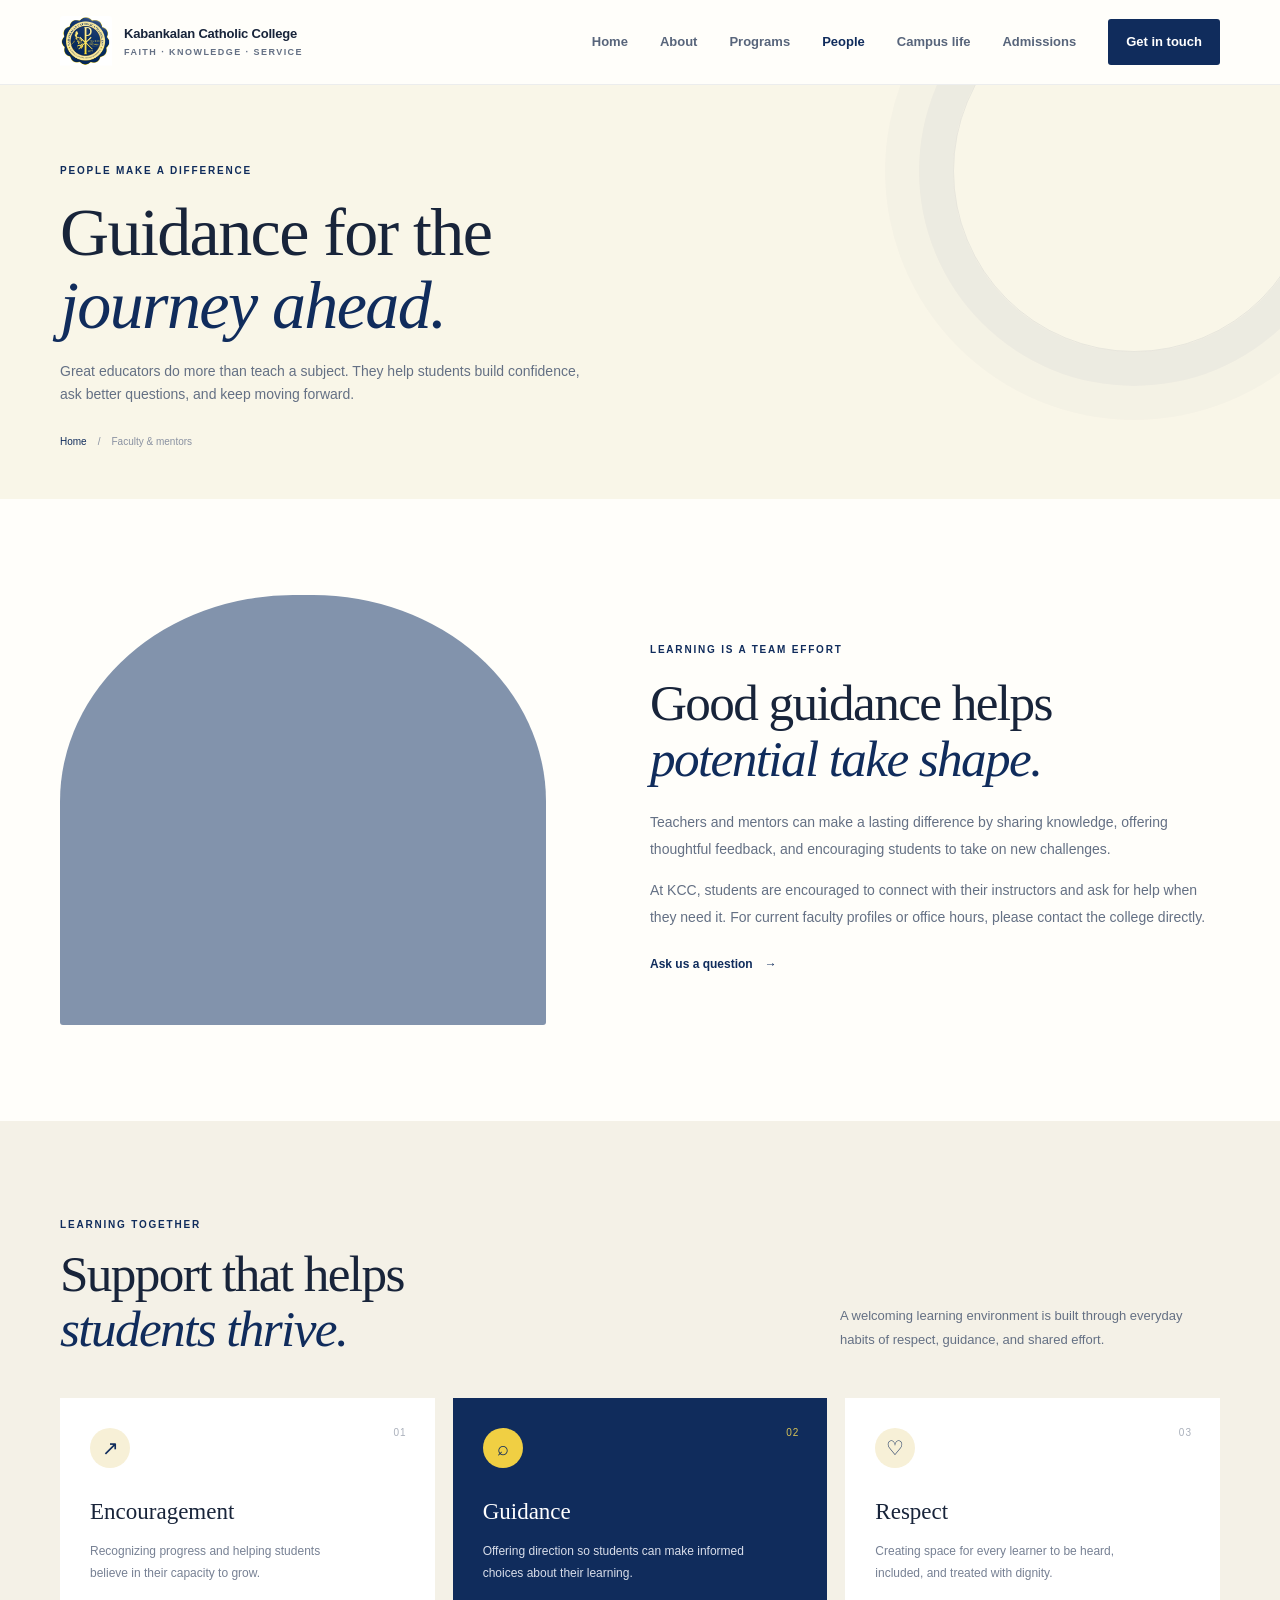
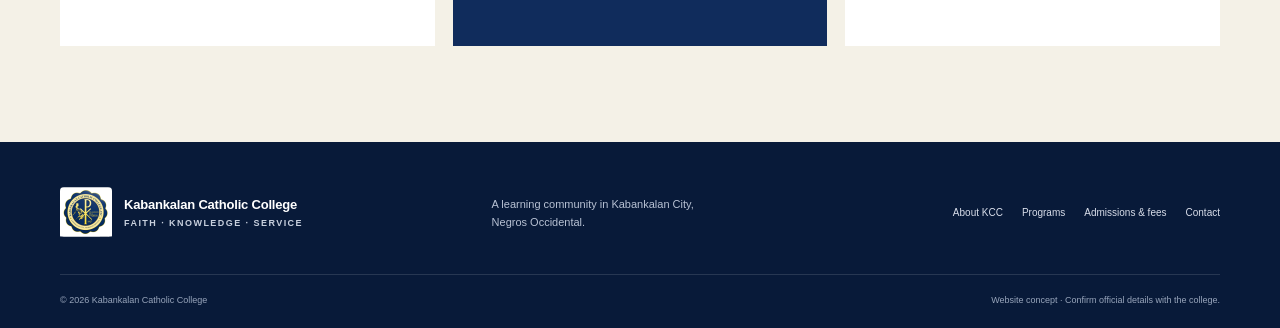
<file: trainers.html>
<!DOCTYPE html>
<html lang="en">
<head>
  <meta charset="UTF-8"><meta name="viewport" content="width=device-width, initial-scale=1.0">
  <meta name="description" content="Learn about the supportive role of educators in a student's college journey.">
  <title>Faculty &amp; Mentors | Kabankalan Catholic College</title><link rel="stylesheet" href="assets/css/style.css"><script src="assets/js/main.js" defer></script>
</head>
<body>
  <a class="skip-link" href="#main">Skip to content</a>
  <header class="site-header"><div class="container nav-wrap"><a class="brand" href="index.html"><img class="brand-logo" src="assets/images/kcc-logo.png" alt=""><span class="brand-name">Kabankalan Catholic College<small>Faith · Knowledge · Service</small></span></a><button class="menu-toggle" type="button" aria-expanded="false" aria-controls="primary-nav"><span></span><span></span><span class="sr-only">Toggle navigation</span></button><nav class="site-nav" id="primary-nav" aria-label="Main navigation"><a href="index.html">Home</a><a href="about.html">About</a><a href="courses.html">Programs</a><a class="active" aria-current="page" href="trainers.html">People</a><a href="events.html">Campus life</a><a href="pricing.html">Admissions</a><a href="contact.html" class="nav-cta">Get in touch</a></nav></div></header>
  <main id="main">
    <section class="page-hero"><div class="container page-hero-inner"><p class="eyebrow">People make a difference</p><h1>Guidance for the<br><em>journey ahead.</em></h1><p>Great educators do more than teach a subject. They help students build confidence, ask better questions, and keep moving forward.</p><div class="breadcrumbs"><a href="index.html">Home</a><span>/</span><span>Faculty &amp; mentors</span></div></div></section>
    <section class="section-pad"><div class="container story-grid"><div class="story-image image-mentor" role="img" aria-label="An educator talking with students in a learning space"></div><div class="story-copy"><p class="eyebrow">Learning is a team effort</p><h2>Good guidance helps<br><em>potential take shape.</em></h2><p>Teachers and mentors can make a lasting difference by sharing knowledge, offering thoughtful feedback, and encouraging students to take on new challenges.</p><p>At KCC, students are encouraged to connect with their instructors and ask for help when they need it. For current faculty profiles or office hours, please contact the college directly.</p><a class="text-link" href="contact.html">Ask us a question <span aria-hidden="true">→</span></a></div></div></section>
    <section class="values-band section-pad"><div class="container"><div class="section-heading"><div><p class="eyebrow">Learning together</p><h2>Support that helps<br><em>students thrive.</em></h2></div><p>A welcoming learning environment is built through everyday habits of respect, guidance, and shared effort.</p></div><div class="value-grid"><article class="value-card"><span class="card-number">01</span><div class="value-icon">↗</div><h3>Encouragement</h3><p>Recognizing progress and helping students believe in their capacity to grow.</p></article><article class="value-card value-card-dark"><span class="card-number">02</span><div class="value-icon">⌕</div><h3>Guidance</h3><p>Offering direction so students can make informed choices about their learning.</p></article><article class="value-card"><span class="card-number">03</span><div class="value-icon">♡</div><h3>Respect</h3><p>Creating space for every learner to be heard, included, and treated with dignity.</p></article></div></div></section>
  </main>
  <footer class="site-footer"><div class="container footer-main"><a class="brand footer-brand" href="index.html"><img class="brand-logo" src="assets/images/kcc-logo.png" alt=""><span class="brand-name">Kabankalan Catholic College<small>Faith · Knowledge · Service</small></span></a><p>A learning community in Kabankalan City, Negros Occidental.</p><div class="footer-links"><a href="about.html">About KCC</a><a href="courses.html">Programs</a><a href="pricing.html">Admissions &amp; fees</a><a href="contact.html">Contact</a></div></div><div class="container footer-bottom"><span>© <span data-year></span> Kabankalan Catholic College</span><span>Website concept · Confirm official details with the college.</span></div></footer>
</body>
</html>
</file>
<file: assets/css/style.css>
:root {
  --ink: #18243a;
  --muted: #647084;
  --navy: #102c5c;
  --navy-deep: #091e43;
  --gold: #f0cf43;
  --cream: #f9f6e8;
  --paper: #fffefa;
  --line: #e8e0c8;
  --serif: Georgia, "Times New Roman", serif;
  --sans: "Segoe UI", Arial, sans-serif;
}

* { box-sizing: border-box; }
html { scroll-behavior: smooth; }
body { margin: 0; color: var(--ink); background: var(--paper); font-family: var(--sans); font-size: 16px; line-height: 1.65; }
a { color: inherit; text-decoration: none; }
button, input, select, textarea { font: inherit; }
img { display: block; max-width: 100%; }
.container { width: min(1160px, calc(100% - 48px)); margin-inline: auto; }
.sr-only { position: absolute; width: 1px; height: 1px; padding: 0; margin: -1px; overflow: hidden; clip: rect(0,0,0,0); white-space: nowrap; border: 0; }
.skip-link { position: absolute; z-index: 20; top: 8px; left: 8px; padding: 10px 16px; color: white; background: var(--navy); transform: translateY(-150%); }
.skip-link:focus { transform: translateY(0); }
.site-header { position: relative; z-index: 10; background: var(--paper); border-bottom: 1px solid rgba(16,44,92,.08); }
.nav-wrap { min-height: 84px; display: flex; align-items: center; justify-content: space-between; gap: 30px; }
.brand { display: inline-flex; align-items: center; gap: 12px; min-width: 265px; }
.brand-logo { width: 52px; height: 52px; flex: 0 0 52px; object-fit: contain; clip-path: inset(0 0 5% 0); background: white; border-radius: 4px; }
.brand-name { display: flex; flex-direction: column; font-size: 13px; font-weight: 750; line-height: 1.25; letter-spacing: -.2px; white-space: nowrap; }
.brand-name small { margin-top: 5px; color: var(--muted); font-size: 9px; font-weight: 600; letter-spacing: 1.45px; text-transform: uppercase; }
.site-nav { display: flex; align-items: center; gap: 32px; }
.site-nav > a { color: #58657b; font-size: 13px; font-weight: 650; white-space: nowrap; transition: color .2s ease; }
.site-nav > a:hover, .site-nav > a.active { color: var(--navy); }
.site-nav .nav-cta { padding: 12px 18px; color: white; background: var(--navy); border-radius: 3px; }
.site-nav .nav-cta:hover { color: white; background: var(--navy-deep); }
.menu-toggle { display: none; }
.hero { position: relative; overflow: hidden; padding: 86px 0 23px; background: var(--cream); }
.hero::before { position: absolute; top: -190px; right: -200px; width: 620px; height: 620px; border: 1px solid rgba(16,44,92,.08); border-radius: 50%; content: ""; }
.hero-grid { position: relative; display: grid; grid-template-columns: 1.04fr .96fr; align-items: center; gap: 8%; }
.hero-copy { padding: 0 0 34px 3.5%; }
.eyebrow { margin: 0 0 18px; color: var(--navy); font-size: 10px; font-weight: 750; letter-spacing: 1.8px; line-height: 1.5; text-transform: uppercase; }
.eyebrow-line { display: inline-block; width: 28px; height: 1px; margin: 0 9px 3px 0; background: #c5a824; }
h1, h2, h3, p { margin-top: 0; }
h1, h2 { font-family: var(--serif); font-weight: 400; letter-spacing: -1.6px; line-height: 1.08; }
h1 em, h2 em { color: var(--navy); font-weight: 400; }
.hero h1 { margin-bottom: 22px; font-size: clamp(44px, 5.2vw, 70px); }
.hero-lead { max-width: 480px; margin-bottom: 28px; color: #5f6b7a; font-size: 15px; line-height: 1.85; }
.hero-actions { display: flex; align-items: center; gap: 26px; }
.button { display: inline-flex; align-items: center; justify-content: center; gap: 18px; min-height: 48px; padding: 0 20px; border: 0; border-radius: 3px; font-size: 12px; font-weight: 700; cursor: pointer; transition: background .2s ease, transform .2s ease; }
.button:hover { transform: translateY(-2px); }
.button-primary { color: #fff; background: var(--navy); }
.button-primary:hover { background: var(--navy-deep); }
.button-light { color: var(--navy-deep); background: white; }
.button-light:hover { background: var(--gold); }
.text-link { display: inline-flex; align-items: center; gap: 12px; color: var(--navy); font-size: 12px; font-weight: 750; }
.text-link:hover { text-decoration: underline; text-underline-offset: 4px; }
.hero-note { display: flex; align-items: center; gap: 12px; margin-top: 44px; color: #758095; font-size: 11px; }
.hero-note strong { color: var(--ink); }
.note-icon { display: grid; width: 28px; height: 28px; place-items: center; color: var(--navy); border: 1px solid #e8dfbd; border-radius: 50%; }
.hero-visual { position: relative; min-height: 440px; margin-right: 5%; }
.hero-photo { position: absolute; inset: 0 0 25px 24px; background-color: #1a3b6b; background-image: linear-gradient(180deg,rgba(11,30,67,.03),rgba(11,30,67,.14)), url("https://images.unsplash.com/photo-1523050854058-8df90110c9f1?auto=format&fit=crop&w=1200&q=85"); background-position: center, center 48%; background-size: cover; border-radius: 46% 46% 4px 4px; }
.photo-caption { position: absolute; right: 0; bottom: 0; display: flex; align-items: center; gap: 10px; padding: 13px 18px; color: var(--ink); background: white; box-shadow: 0 12px 35px #0a21421c; font-size: 10px; font-weight: 700; }
.caption-dot { width: 7px; height: 7px; background: #e2bf2e; border-radius: 50%; }
.hero-stamp { position: absolute; top: 22%; left: -34px; display: flex; width: 88px; height: 88px; align-items: center; justify-content: center; flex-direction: column; color: var(--navy); background: var(--gold); border: 5px solid var(--cream); border-radius: 50%; transform: rotate(-12deg); }
.hero-stamp span { font-size: 7px; font-weight: 800; letter-spacing: 1.5px; }
.hero-stamp b { font-family: var(--serif); font-size: 17px; font-weight: 400; line-height: 1; text-align: center; }
.hero-bottom { position: relative; display: flex; justify-content: space-between; margin-top: 52px; color: #8991a1; font-size: 8px; font-weight: 750; letter-spacing: 1.5px; }
.hero-bottom span:last-child span { padding-left: 5px; color: var(--navy); }
.section-pad { padding: 96px 0; }
.intro-grid { display: grid; grid-template-columns: 1fr 1fr; gap: 12%; align-items: end; }
.intro-grid h2, .section-heading h2, .story-copy h2, .contact-copy h2, .detail-main h2 { margin-bottom: 0; font-size: clamp(36px, 4vw, 52px); }
.intro-copy { max-width: 480px; padding-bottom: 5px; }
.intro-copy p, .story-copy > p:not(.eyebrow), .contact-copy > p:not(.eyebrow), .detail-main > p:not(.eyebrow) { color: var(--muted); font-size: 14px; line-height: 1.9; }
.intro-copy .text-link { margin-top: 8px; }
.values-section, .values-band { background: #f4f1e7; }
.section-heading { display: flex; align-items: end; justify-content: space-between; gap: 35px; margin-bottom: 42px; }
.section-heading > p { max-width: 380px; margin: 0 0 5px; color: var(--muted); font-size: 13px; line-height: 1.8; }
.section-heading .eyebrow { margin-bottom: 14px; }
.value-grid { display: grid; grid-template-columns: repeat(3, 1fr); gap: 18px; }
.value-card { position: relative; min-height: 248px; padding: 30px; background: white; }
.value-card-dark { color: white; background: var(--navy); }
.value-card .card-number { position: absolute; top: 27px; right: 28px; color: #aab0bb; font-size: 10px; letter-spacing: 1px; }
.value-card-dark .card-number { color: #d7c357; }
.value-icon { display: grid; width: 40px; height: 40px; margin-bottom: 25px; place-items: center; color: var(--navy); background: #f7f0d7; border-radius: 50%; font-size: 20px; }
.value-card-dark .value-icon { color: var(--navy); background: var(--gold); }
.value-card h3, .life-card h3 { margin-bottom: 10px; font-family: var(--serif); font-size: 23px; font-weight: 400; }
.value-card p, .life-card p:not(.eyebrow) { max-width: 270px; margin-bottom: 0; color: #778194; font-size: 12px; line-height: 1.8; }
.value-card-dark p { color: #d9deea; }
.value-card > a { position: absolute; right: 27px; bottom: 25px; color: var(--navy); font-size: 18px; }
.value-card-dark > a { color: var(--gold); }
.home-feature { display: grid; grid-template-columns: 1fr 1fr; min-height: 390px; }
.feature-photo { min-height: 360px; background-color: #8c9a7e; background-image: url("https://images.unsplash.com/photo-1523580494863-6f3031224c94?auto=format&fit=crop&w=1200&q=85"); background-position: center; background-size: cover; }
.feature-panel { display: flex; align-items: flex-start; justify-content: center; flex-direction: column; padding: 70px clamp(35px, 8vw, 120px); color: white; background: var(--navy); }
.feature-panel .eyebrow { color: var(--gold); }
.feature-panel h2 { max-width: 500px; margin-bottom: 18px; font-size: clamp(35px, 4vw, 51px); }
.feature-panel h2 em { color: var(--gold); }
.feature-panel > p:not(.eyebrow) { max-width: 440px; margin-bottom: 25px; color: #d9deea; font-size: 13px; line-height: 1.8; }
.closing-cta { padding-top: 72px; padding-bottom: 72px; }
.cta-inner { display: flex; align-items: center; justify-content: space-between; gap: 30px; }
.cta-inner h2 { margin: 0; font-size: clamp(34px, 4vw, 48px); }
.cta-inner .eyebrow { margin-bottom: 12px; }
.cta-inner > div > p:last-child { margin: 14px 0 0; color: var(--muted); font-size: 13px; }
.site-footer { padding: 45px 0 20px; color: white; background: #081a39; }
.footer-main { display: grid; grid-template-columns: 1.15fr 1fr 1fr; align-items: center; gap: 30px; padding-bottom: 35px; }
.footer-brand { color: white; }
.footer-brand .brand-name small { color: #c8d0de; }
.footer-brand .brand-logo { padding: 2px; }
.footer-main > p { max-width: 230px; margin: 0; color: #b8c2d4; font-size: 11px; }
.footer-links { display: flex; flex-wrap: wrap; justify-content: flex-end; gap: 10px 19px; }
.footer-links a { color: #d9deea; font-size: 10px; }
.footer-links a:hover { color: var(--gold); }
.footer-bottom { display: flex; justify-content: space-between; gap: 20px; padding-top: 18px; color: #98a5bb; border-top: 1px solid #ffffff20; font-size: 9px; }
.page-hero { position: relative; overflow: hidden; padding: 78px 0 48px; background: var(--cream); }
.page-hero::after { position: absolute; top: -95px; right: -35px; width: 360px; height: 360px; border: 1px solid #102c5c14; border-radius: 50%; box-shadow: 0 0 0 34px #102c5c08, 0 0 0 68px #102c5c05; content: ""; }
.page-hero-inner { position: relative; z-index: 1; }
.page-hero h1 { margin-bottom: 17px; font-size: clamp(46px, 6vw, 68px); }
.page-hero-inner > p:not(.eyebrow) { max-width: 530px; margin-bottom: 28px; color: var(--muted); font-size: 14px; }
.breadcrumbs { display: flex; gap: 11px; color: #8991a1; font-size: 10px; }
.breadcrumbs a { color: var(--navy); }
.story-grid { display: grid; grid-template-columns: .92fr 1.08fr; align-items: center; gap: 9%; }
.story-image { min-height: 430px; background-position: center; background-size: cover; border-radius: 48% 48% 3px 3px; }
.image-campus { background-color: #8293ac; background-image: url("https://images.unsplash.com/photo-1562774053-701939374585?auto=format&fit=crop&w=1000&q=85"); }
.image-mentor { background-color: #8293ac; background-image: url("https://images.unsplash.com/photo-1524178232363-1fb2b075b655?auto=format&fit=crop&w=1000&q=85"); }
.story-copy h2 { margin-bottom: 23px; }
.story-copy > p:not(.eyebrow) { margin-bottom: 15px; }
.story-copy .text-link { margin-top: 10px; }
.compass-section { background: var(--cream); }
.compass-grid { display: grid; grid-template-columns: repeat(2, minmax(0, 1fr)); gap: 20px; }
.compass-card { padding: 32px; border: 1px solid var(--line); }
.compass-card-vision { color: white; background: var(--navy); border-color: var(--navy); }
.compass-card-mission { background: white; border-top: 3px solid var(--gold); }
.compass-card .eyebrow { margin-bottom: 14px; }
.compass-card-vision .eyebrow { color: var(--gold); }
.compass-card h3 { margin-bottom: 17px; font-family: var(--serif); font-size: 26px; font-weight: 400; line-height: 1.2; }
.compass-card > p:last-child { margin-bottom: 0; color: var(--muted); font-size: 12px; line-height: 1.9; }
.compass-card-vision > p:last-child { color: #d9deea; }
.core-value-grid { display: grid; grid-template-columns: repeat(4, minmax(0, 1fr)); gap: 16px; }
.core-value-card { padding: 21px; background: white; border: 1px solid var(--line); border-top: 2px solid var(--gold); }
.core-value-heading { display: flex; align-items: center; gap: 11px; margin-bottom: 14px; }
.core-value-heading > span { display: grid; width: 36px; height: 36px; flex: 0 0 36px; place-items: center; color: var(--gold); background: var(--navy); border-radius: 50%; font-family: var(--serif); font-size: 18px; }
.core-value-heading h3 { margin: 0; color: var(--navy); font-family: var(--serif); font-size: 17px; font-weight: 400; line-height: 1.25; }
.core-value-card > p { margin: 0; color: var(--muted); font-size: 10px; line-height: 1.85; }
.principle-list { display: grid; grid-template-columns: repeat(4, 1fr); gap: 25px; }
.principle-list article, .fee-list article { display: flex; gap: 17px; padding-top: 21px; border-top: 1px solid #ded9ca; }
.principle-list article > span, .fee-list article > span { color: #b79b26; font-size: 10px; font-weight: 750; letter-spacing: 1px; }
.principle-list h3, .fee-list h3 { margin: -5px 0 7px; font-family: var(--serif); font-size: 19px; font-weight: 400; }
.principle-list p, .fee-list p { margin: 0; color: var(--muted); font-size: 11px; line-height: 1.8; }
.program-department + .program-department { margin-top: 56px; }
.department-heading { margin-bottom: 20px; padding-bottom: 16px; border-bottom: 1px solid var(--line); }
.department-heading .eyebrow { margin-bottom: 8px; }
.department-heading h3 { margin: 0; color: var(--navy); font-family: var(--serif); font-size: clamp(24px, 3vw, 31px); font-weight: 400; line-height: 1.2; }
.degree-grid { display: grid; grid-template-columns: repeat(3, minmax(0, 1fr)); gap: 16px; }
.degree-card { padding: 23px; background: white; border: 1px solid var(--line); border-top: 3px solid var(--gold); }
.degree-card .degree-code { margin-bottom: 12px; color: var(--navy); font-size: 9px; font-weight: 800; letter-spacing: 1.4px; text-transform: uppercase; }
.degree-card h4 { margin: 0 0 11px; font-family: var(--serif); font-size: 19px; font-weight: 400; line-height: 1.3; }
.degree-card > p:last-child { margin-bottom: 0; color: var(--muted); font-size: 11px; line-height: 1.8; }
.levels-grid { display: grid; grid-template-columns: repeat(3, minmax(0, 1fr)); gap: 18px; }
.level-card { display: flex; min-height: 240px; align-items: flex-start; flex-direction: column; padding: 26px; background: white; border: 1px solid var(--line); }
.level-card .degree-code { margin-bottom: 12px; color: var(--navy); font-size: 9px; font-weight: 800; letter-spacing: 1.4px; text-transform: uppercase; }
.level-card h3 { margin-bottom: 10px; font-family: var(--serif); font-size: 23px; font-weight: 400; }
.level-card > p:not(.degree-code) { margin-bottom: 22px; color: var(--muted); font-size: 11px; line-height: 1.8; }
.level-card .text-link { margin-top: auto; }
.senior-high-section { background: #f4f1e7; }
.senior-high-intro { display: grid; grid-template-columns: 1fr auto; align-items: center; gap: 40px; }
.senior-high-intro h2 { max-width: 760px; margin-bottom: 16px; font-size: clamp(34px, 4vw, 48px); }
.senior-high-intro > div > p:last-child { max-width: 760px; margin-bottom: 0; color: var(--muted); font-size: 13px; line-height: 1.85; }
.grade-badge { display: flex; width: 112px; height: 112px; align-items: center; justify-content: center; flex-direction: column; color: white; background: var(--navy); border: 5px solid var(--gold); border-radius: 50%; }
.grade-badge span { font-size: 10px; letter-spacing: 1.4px; text-transform: uppercase; }
.grade-badge strong { font-family: var(--serif); font-size: 20px; font-weight: 400; }
.senior-high-links { display: flex; flex-wrap: wrap; gap: 12px; margin-top: 24px; }
.senior-high-links a { display: inline-flex; align-items: center; gap: 12px; padding: 10px 14px; color: var(--navy); background: white; border: 1px solid var(--line); font-size: 11px; font-weight: 700; }
.senior-high-links a:hover { border-color: var(--gold); }
.track-group { margin-top: 60px; }
.track-group-heading { display: flex; align-items: end; justify-content: space-between; gap: 24px; margin-bottom: 23px; }
.track-group-heading .eyebrow { margin-bottom: 8px; }
.track-group-heading h3 { margin: 0; color: var(--navy); font-family: var(--serif); font-size: 31px; font-weight: 400; }
.track-group-heading > p { max-width: 390px; margin: 0 0 4px; color: var(--muted); font-size: 12px; }
.academic-track-grid { display: grid; grid-template-columns: repeat(2, minmax(0, 1fr)); gap: 18px; }
.tvl-track-grid { display: grid; grid-template-columns: repeat(3, minmax(0, 1fr)); gap: 18px; }
.track-card { padding: 24px; background: white; border: 1px solid var(--line); border-top: 3px solid var(--gold); }
.track-card-heading { display: flex; align-items: flex-start; gap: 16px; }
.track-card-heading > div { flex: 1; }
.track-acronym { display: grid; width: 52px; height: 52px; flex: 0 0 52px; place-items: center; color: var(--gold); background: var(--navy); border-radius: 50%; font-size: 10px; font-weight: 800; letter-spacing: .5px; }
.track-acronym-wide { font-size: 15px; }
.track-card-heading h4 { margin: 0 0 9px; font-family: var(--serif); font-size: 19px; font-weight: 400; line-height: 1.3; }
.track-card-heading p { margin: 0; color: var(--muted); font-size: 11px; line-height: 1.8; }
.track-lists { display: grid; grid-template-columns: repeat(2, minmax(0, 1fr)); gap: 18px; margin-top: 20px; padding-top: 16px; border-top: 1px solid var(--line); }
.track-lists h5 { margin: 0; color: var(--navy); font-size: 9px; font-weight: 800; letter-spacing: 1.2px; text-transform: uppercase; }
.track-lists ul { margin: 9px 0 0; padding-left: 16px; color: var(--muted); font-size: 10px; line-height: 1.8; }
.track-lists li::marker { color: #b79b26; }
.basic-education-section { background: var(--cream); }
.basic-education-intro { max-width: 760px; margin-bottom: 48px; }
.basic-education-intro h2 { margin-bottom: 14px; font-size: clamp(38px, 4vw, 52px); }
.basic-education-intro > p:last-child { margin-bottom: 0; color: var(--muted); font-size: 14px; line-height: 1.8; }
.basic-department + .basic-department { margin-top: 62px; }
.basic-department-heading { margin-bottom: 22px; padding-bottom: 16px; border-bottom: 1px solid var(--line); }
.basic-department-heading .eyebrow { margin-bottom: 8px; }
.basic-department-heading h3 { margin: 0; color: var(--navy); font-family: var(--serif); font-size: clamp(25px, 3vw, 32px); font-weight: 400; }
.basic-summary { display: grid; grid-template-columns: 1fr 1fr; align-items: start; gap: 24px; margin-bottom: 24px; }
.basic-summary-copy > p { color: var(--muted); font-size: 12px; line-height: 1.9; }
.basic-summary-copy > p:last-child { margin-bottom: 0; }
.why-choose { padding: 24px; background: white; border: 1px solid var(--line); }
.why-choose h4, .learning-areas h4 { margin: 0 0 16px; color: var(--navy); font-family: var(--serif); font-size: 21px; font-weight: 400; }
.why-choose ul { display: grid; grid-template-columns: repeat(2, minmax(0, 1fr)); gap: 10px 16px; margin: 0; padding: 0; list-style: none; }
.why-choose li { position: relative; padding-left: 18px; color: var(--muted); font-size: 10px; line-height: 1.6; }
.why-choose li::before { position: absolute; left: 0; color: #b79b26; content: "✓"; font-weight: 800; }
.education-feature-grid { display: grid; grid-template-columns: repeat(3, minmax(0, 1fr)); gap: 15px; }
.education-feature { padding: 21px; background: white; border: 1px solid var(--line); border-top: 2px solid var(--gold); }
.education-feature h4 { margin: 0 0 9px; font-family: var(--serif); font-size: 18px; font-weight: 400; line-height: 1.3; }
.education-feature p { margin: 0; color: var(--muted); font-size: 10px; line-height: 1.8; }
.jhs-intro { max-width: 900px; margin-bottom: 22px; }
.learning-areas { margin-bottom: 22px; padding: 23px; background: white; border: 1px solid var(--line); }
.learning-areas ul { display: grid; grid-template-columns: repeat(3, minmax(0, 1fr)); gap: 9px 20px; margin: 0; padding-left: 18px; color: var(--muted); font-size: 11px; }
.learning-areas li::marker { color: #b79b26; }
.notice { margin: 28px 0 0; padding: 17px 20px; color: #58657b; background: #f4f1e7; border-left: 3px solid #c3a625; font-size: 11px; line-height: 1.8; }
.muted-section { background: var(--cream); }
.detail-grid { display: grid; grid-template-columns: 1.3fr .7fr; align-items: start; gap: 9%; }
.detail-main h2 { margin-bottom: 23px; }
.detail-main > p:not(.eyebrow) { max-width: 700px; }
.detail-main h3 { margin: 30px 0 12px; font-family: var(--serif); font-size: 23px; font-weight: 400; }
.check-list { display: grid; gap: 12px; margin: 0; padding: 0; list-style: none; }
.check-list li { position: relative; padding-left: 27px; color: #5c687e; font-size: 12px; }
.check-list li::before { position: absolute; left: 0; color: var(--navy); content: "✓"; font-weight: 800; }
.detail-aside { padding: 30px; background: var(--cream); }
.aside-icon { display: grid; width: 43px; height: 43px; margin-bottom: 26px; place-items: center; color: var(--navy); background: var(--gold); border-radius: 50%; font-family: var(--serif); font-size: 22px; }
.detail-aside h3 { margin-bottom: 12px; font-family: var(--serif); font-size: 25px; font-weight: 400; line-height: 1.2; }
.detail-aside > p:not(.eyebrow) { margin-bottom: 22px; color: var(--muted); font-size: 12px; line-height: 1.8; }
.button-full { width: 100%; }
.detail-aside .text-link { margin-top: 20px; }
.fee-list { display: grid; gap: 20px; margin: 28px 0; }
.contact-grid { display: grid; grid-template-columns: .9fr 1.1fr; gap: 10%; align-items: start; }
.contact-copy h2 { margin-bottom: 22px; }
.contact-detail { display: flex; gap: 14px; margin-top: 23px; }
.contact-icon { display: grid; width: 38px; height: 38px; flex: 0 0 auto; place-items: center; color: var(--navy); background: #f7f0d7; border-radius: 50%; font-size: 18px; }
.contact-detail div { display: flex; flex-direction: column; gap: 4px; }
.contact-detail strong { font-size: 11px; }
.contact-detail div span, .contact-detail div a { color: var(--muted); font-size: 11px; line-height: 1.7; }
.contact-detail div a:hover { color: var(--navy); text-decoration: underline; text-underline-offset: 3px; }
.contact-inquiries { margin-top: 30px; }
.contact-form { display: grid; gap: 10px; padding: 32px; background: var(--cream); }
.contact-form .eyebrow { margin-bottom: -4px; }
.contact-form h3 { margin-bottom: 10px; font-family: var(--serif); font-size: 27px; font-weight: 400; }
.contact-form-intro { margin: -4px 0 6px; color: var(--muted); font-size: 11px; }
.contact-form label { margin-top: 5px; font-size: 10px; font-weight: 700; }
.contact-form input, .contact-form select, .contact-form textarea { width: 100%; padding: 12px 13px; color: var(--ink); background: white; border: 1px solid #ded9ca; border-radius: 2px; outline: none; font-size: 12px; }
.contact-form input:focus, .contact-form select:focus, .contact-form textarea:focus { border-color: var(--navy); box-shadow: 0 0 0 2px #102c5c16; }
.contact-form textarea { resize: vertical; }
.form-note { margin: 0; color: var(--muted); font-size: 10px; line-height: 1.7; }
.form-status { min-height: 18px; margin: 0; color: var(--navy); font-size: 11px; }
.contact-footer-grid { display: grid; grid-template-columns: 1.15fr .85fr 1.1fr; gap: 38px; padding-bottom: 35px; }
.contact-footer-grid h3 { margin-bottom: 15px; color: white; font-family: var(--serif); font-size: 21px; font-weight: 400; }
.footer-school-description { margin: 16px 0 0; color: #b8c2d4; font-size: 11px; line-height: 1.8; }
.footer-contact-info { display: grid; gap: 8px; margin-top: 15px; }
.footer-contact-info span, .footer-contact-info a { color: #d9deea; font-size: 10px; line-height: 1.7; overflow-wrap: anywhere; }
.footer-contact-info a:hover { color: var(--gold); }
.contact-quick-links { display: grid; grid-template-columns: repeat(2, minmax(0, 1fr)); align-content: start; gap: 10px 15px; }
.contact-quick-links h3 { grid-column: 1 / -1; }
.contact-quick-links a, .footer-mission > a { color: #d9deea; font-size: 10px; }
.contact-quick-links a:hover, .footer-mission > a:hover { color: var(--gold); }
.footer-mission p { color: #b8c2d4; font-size: 11px; line-height: 1.8; }
.footer-mission > a { display: flex; flex-direction: column; gap: 3px; margin-top: 15px; }
.footer-mission > a strong { color: var(--gold); }
.life-grid { display: grid; grid-template-columns: 1.2fr .8fr; gap: 18px; }
.life-card { min-height: 240px; padding: 28px; background: #f4f1e7; }
.life-card-large { grid-row: span 2; padding: 0; background: white; border: 1px solid var(--line); }
.life-card-large > div:last-child { padding: 25px 28px 30px; }
.life-photo { min-height: 255px; background-position: center; background-size: cover; }
.life-photo-one { background-color: #7b8fa8; background-image: url("https://images.unsplash.com/photo-1529390079861-591de354faf5?auto=format&fit=crop&w=1100&q=85"); }
.life-card .eyebrow { margin: 0 0 11px; }
.life-card h3 { margin-bottom: 9px; }
.life-card .life-symbol { margin-bottom: 16px; color: var(--navy); font-size: 26px; }
.life-card-navy { color: white; background: var(--navy); }
.life-card-navy .eyebrow, .life-card-navy .life-symbol { color: var(--gold); }
.life-card-navy p:not(.eyebrow) { color: #d9deea; }
.steps-list { max-width: 850px; margin-left: auto; }
.steps-list article { display: grid; grid-template-columns: 78px 1fr; gap: 24px; padding: 28px 0; border-top: 1px solid var(--line); }
.step-number { color: #b69a2b; font-family: var(--serif); font-size: 28px; }
.steps-list .eyebrow { margin-bottom: 8px; }
.steps-list h3 { margin-bottom: 8px; font-family: var(--serif); font-size: 25px; font-weight: 400; }
.steps-list p:not(.eyebrow) { max-width: 580px; color: var(--muted); font-size: 12px; line-height: 1.8; }
.steps-list .text-link { margin-top: 2px; }
@media (max-width: 850px) {
  .site-nav { gap: 19px; }
  .brand { min-width: auto; }
  .hero-grid { gap: 4%; }
  .hero-visual { min-height: 370px; margin-right: 0; }
  .hero-copy { padding-left: 0; }
  .story-grid { gap: 6%; }
  .principle-list { grid-template-columns: repeat(2, 1fr); }
  .core-value-grid { grid-template-columns: repeat(2, minmax(0, 1fr)); }
  .degree-grid, .levels-grid { grid-template-columns: repeat(2, minmax(0, 1fr)); }
  .tvl-track-grid { grid-template-columns: repeat(2, minmax(0, 1fr)); }
  .basic-summary { grid-template-columns: 1fr; }
  .education-feature-grid { grid-template-columns: repeat(2, minmax(0, 1fr)); }
  .learning-areas ul { grid-template-columns: repeat(2, minmax(0, 1fr)); }
  .contact-footer-grid { grid-template-columns: 1fr 1fr; gap: 30px; }
  .footer-mission { grid-column: 1 / -1; }
  .footer-main { grid-template-columns: 1fr 1fr; }
  .footer-links { grid-column: 1 / -1; justify-content: flex-start; }
}
@media (max-width: 1100px) and (min-width: 651px) {
  .site-nav { gap: 15px; }
  .site-nav > a { font-size: 12px; }
}
@media (max-width: 650px) {
  .container { width: min(100% - 36px, 520px); }
  .nav-wrap { min-height: 72px; }
  .brand-logo { width: 44px; height: 44px; flex-basis: 44px; }
  .brand-name { font-size: 11px; }
  .brand-name small { font-size: 8px; }
  .menu-toggle { display: flex; width: 40px; height: 40px; align-items: center; justify-content: center; flex-direction: column; gap: 5px; background: transparent; border: 1px solid var(--line); border-radius: 3px; }
  .menu-toggle > span:not(.sr-only) { width: 17px; height: 1px; background: var(--navy); }
  .site-nav { position: absolute; top: 72px; right: 0; left: 0; display: none; align-items: stretch; flex-direction: column; gap: 0; padding: 8px 18px 18px; background: var(--paper); border-bottom: 1px solid var(--line); box-shadow: 0 12px 20px #18243a0d; }
  .site-nav.is-open { display: flex; }
  .site-nav > a { padding: 12px 4px; }
  .site-nav .nav-cta { margin-top: 5px; padding: 12px; text-align: center; }
  .hero { padding-top: 55px; }
  .hero-grid, .intro-grid, .story-grid, .detail-grid, .contact-grid { grid-template-columns: 1fr; }
  .compass-grid { grid-template-columns: 1fr; }
  .senior-high-intro { grid-template-columns: 1fr; gap: 24px; }
  .grade-badge { width: 94px; height: 94px; }
  .track-group-heading { align-items: flex-start; flex-direction: column; gap: 8px; }
  .academic-track-grid, .tvl-track-grid { grid-template-columns: 1fr; }
  .track-lists { grid-template-columns: 1fr; }
  .education-feature-grid, .learning-areas ul, .why-choose ul { grid-template-columns: 1fr; }
  .senior-high-links { align-items: stretch; flex-direction: column; }
  .hero-copy { padding-bottom: 20px; }
  .hero h1 { font-size: clamp(43px, 12vw, 60px); }
  .hero-visual { min-height: 340px; margin: 15px 7px 0 20px; }
  .hero-photo { inset: 0 0 20px 10px; }
  .hero-stamp { left: -24px; }
  .hero-bottom { margin-top: 35px; font-size: 7px; letter-spacing: .8px; }
  .section-pad { padding: 68px 0; }
  .intro-grid { gap: 22px; }
  .section-heading { align-items: flex-start; flex-direction: column; gap: 16px; margin-bottom: 30px; }
  .value-grid, .principle-list, .degree-grid, .levels-grid { grid-template-columns: 1fr; }
  .core-value-grid { grid-template-columns: 1fr; }
  .value-card { min-height: 220px; }
  .home-feature { grid-template-columns: 1fr; }
  .feature-photo { min-height: 260px; }
  .feature-panel { padding: 48px 25px; }
  .cta-inner { align-items: flex-start; flex-direction: column; }
  .footer-main { grid-template-columns: 1fr; gap: 20px; }
  .contact-footer-grid { grid-template-columns: 1fr; gap: 28px; }
  .footer-mission { grid-column: auto; }
  .footer-links { grid-column: auto; justify-content: flex-start; }
  .footer-bottom { flex-direction: column; gap: 8px; }
  .page-hero { padding: 58px 0 35px; }
  .page-hero h1 { font-size: clamp(43px, 12vw, 58px); }
  .story-image { min-height: 340px; }
  .story-grid { gap: 35px; }
  .detail-aside { margin-top: 12px; }
  .contact-form { padding: 24px 20px; }
  .life-grid { grid-template-columns: 1fr; }
  .life-card-large { grid-row: auto; }
  .steps-list article { grid-template-columns: 46px 1fr; gap: 14px; }
}
@media (prefers-reduced-motion: reduce) {
  *, *::before, *::after { scroll-behavior: auto !important; transition-duration: .01ms !important; }
}
</file>
